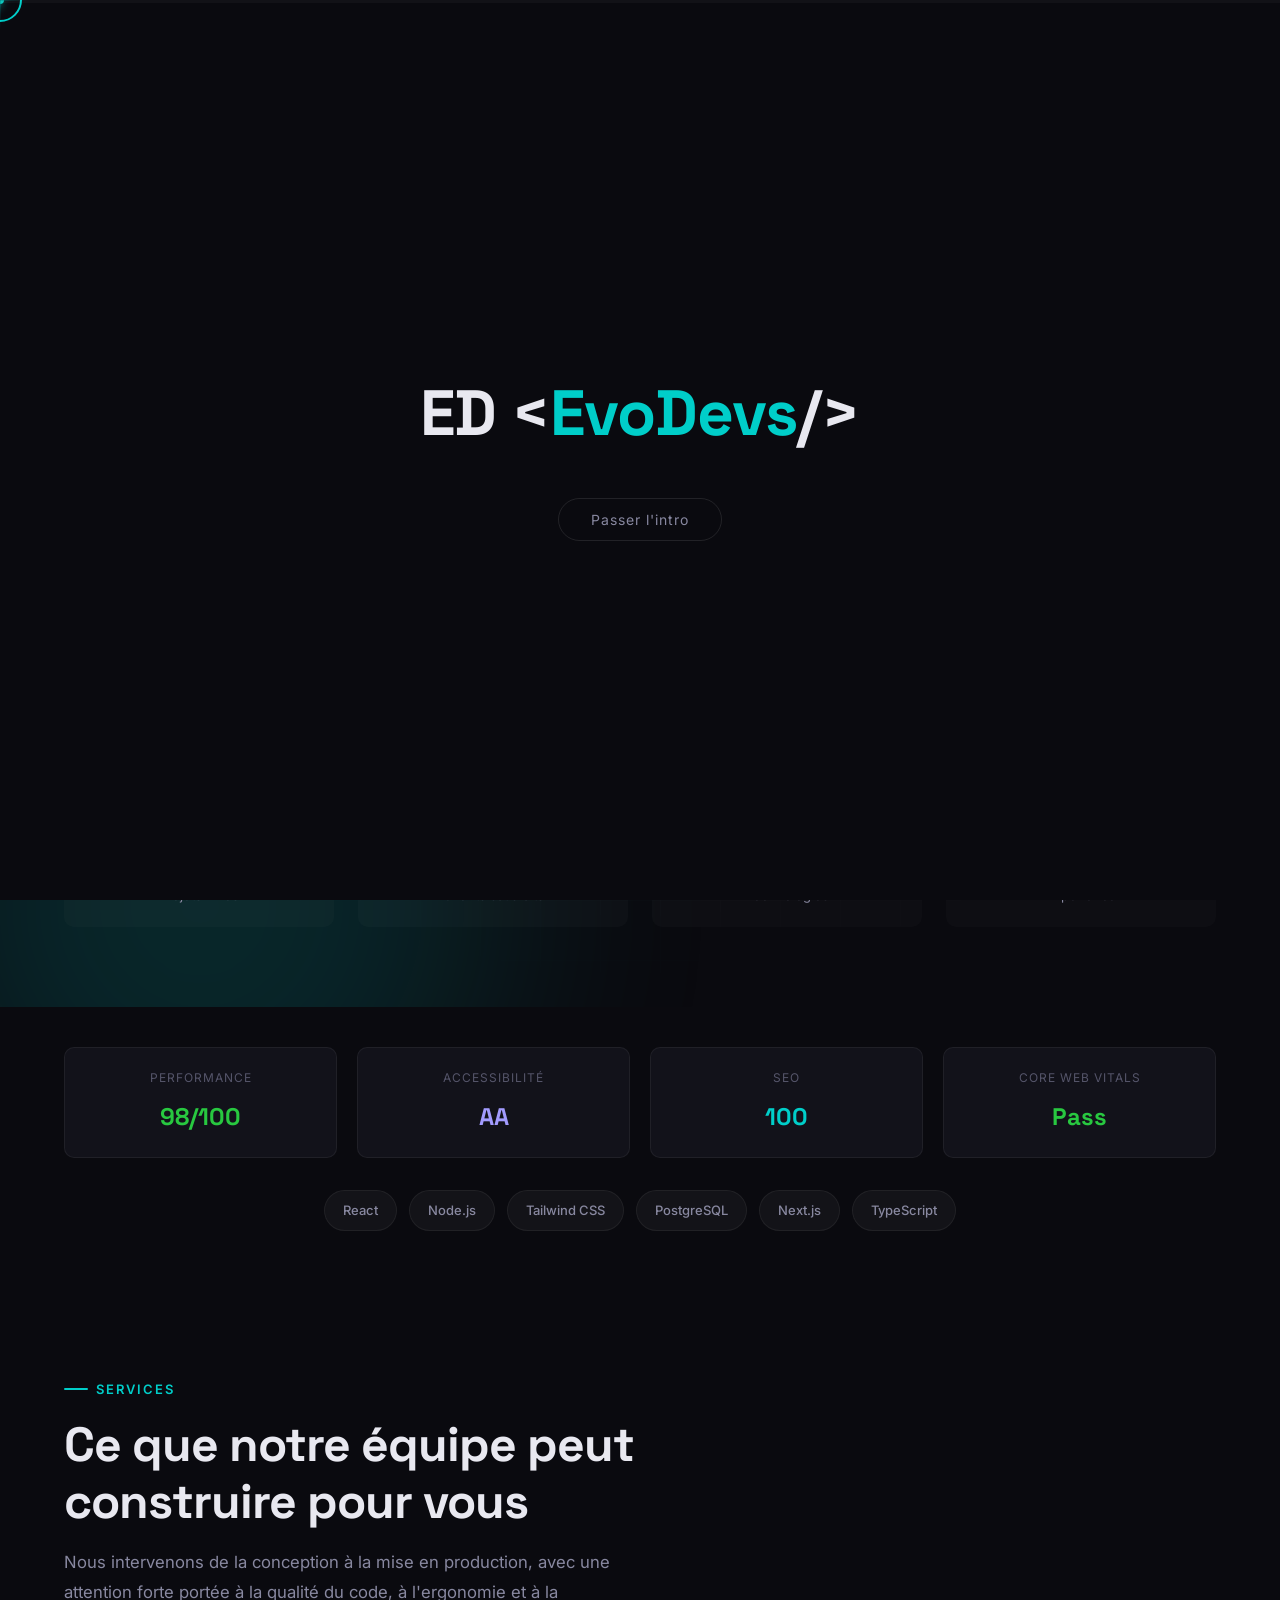
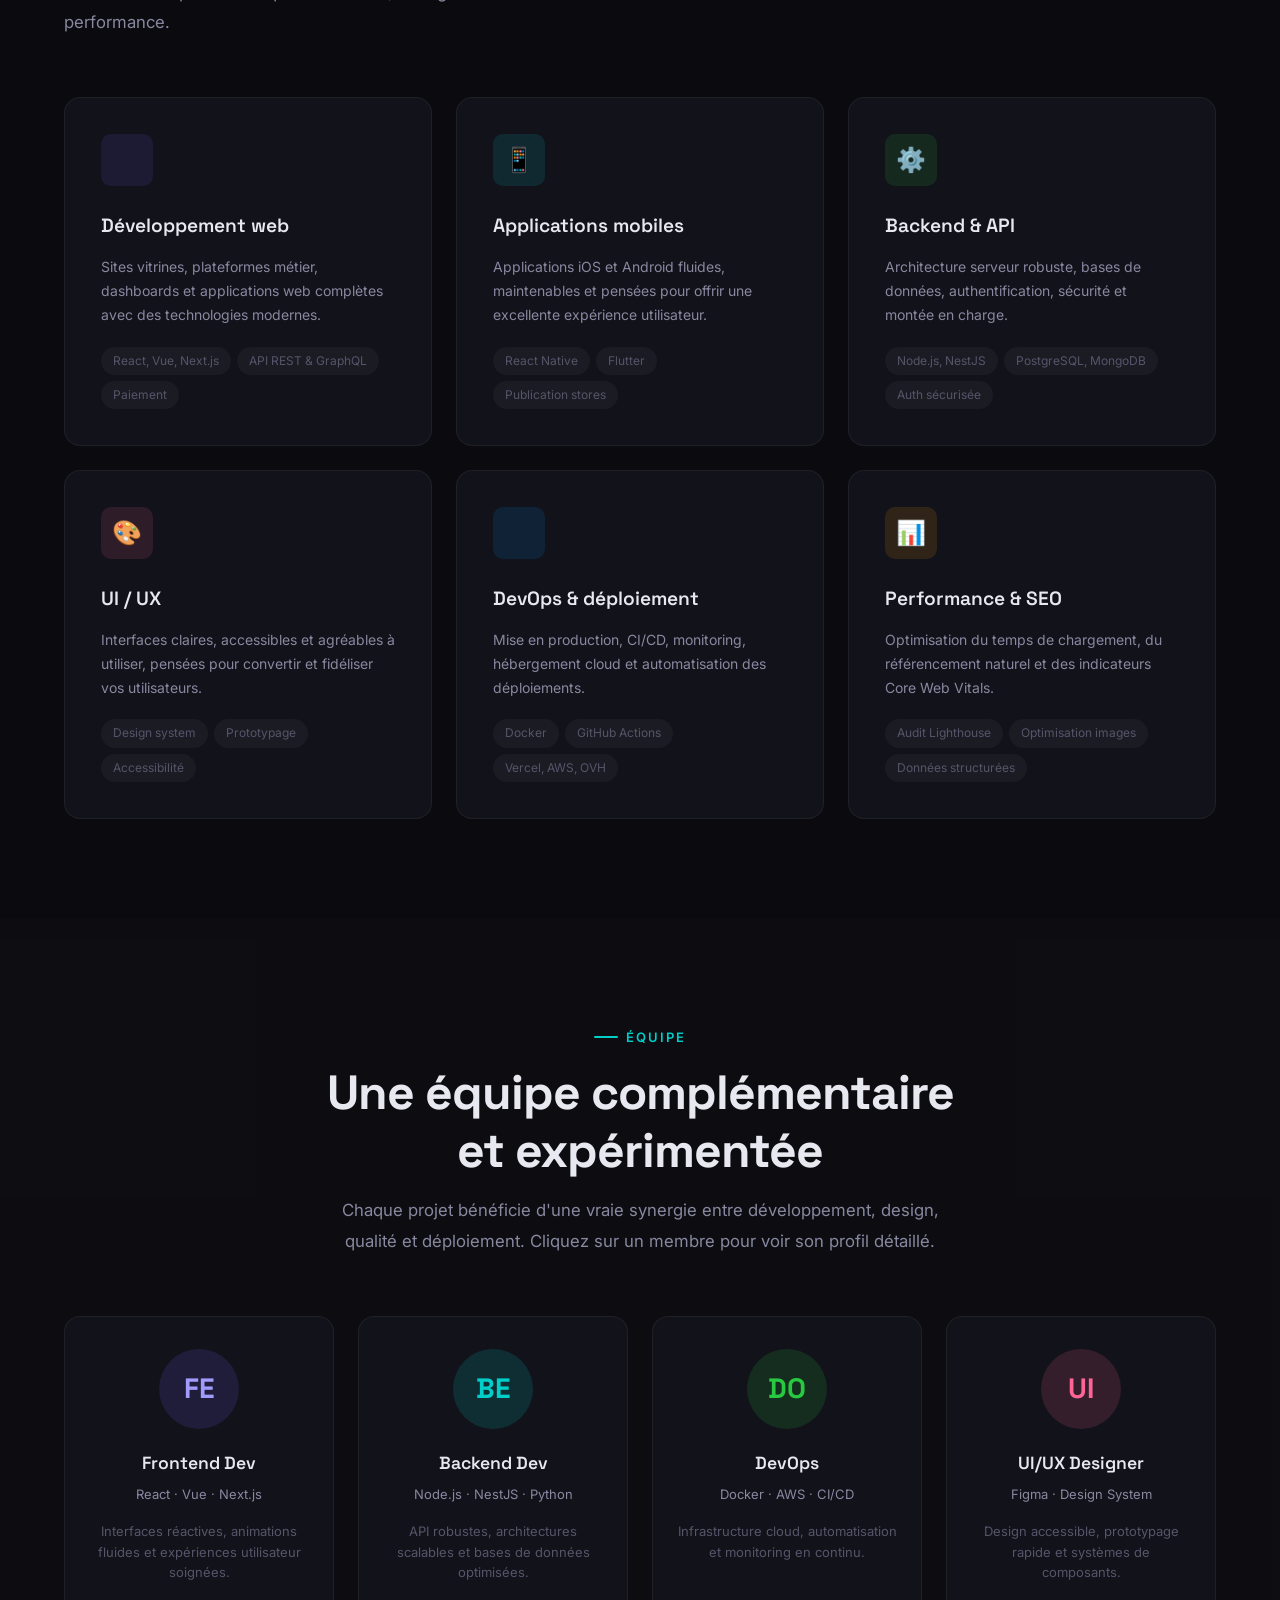
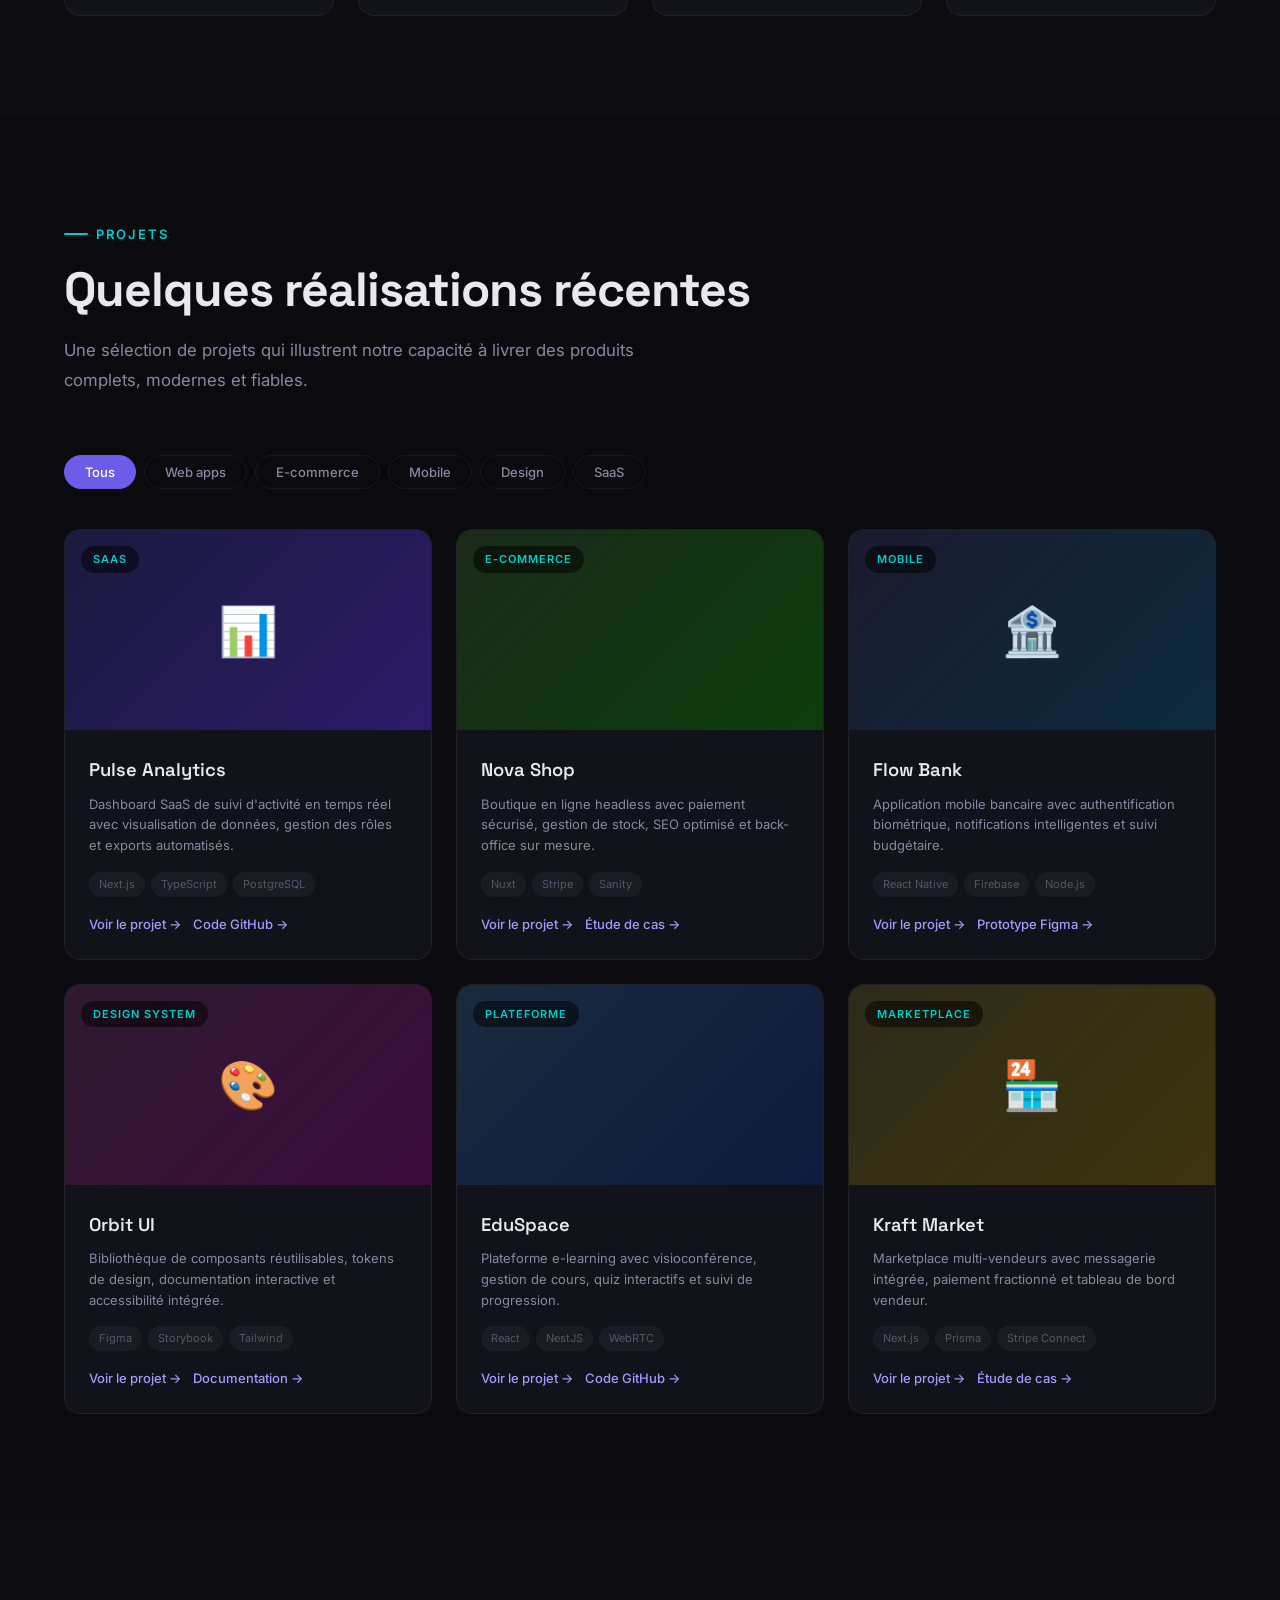
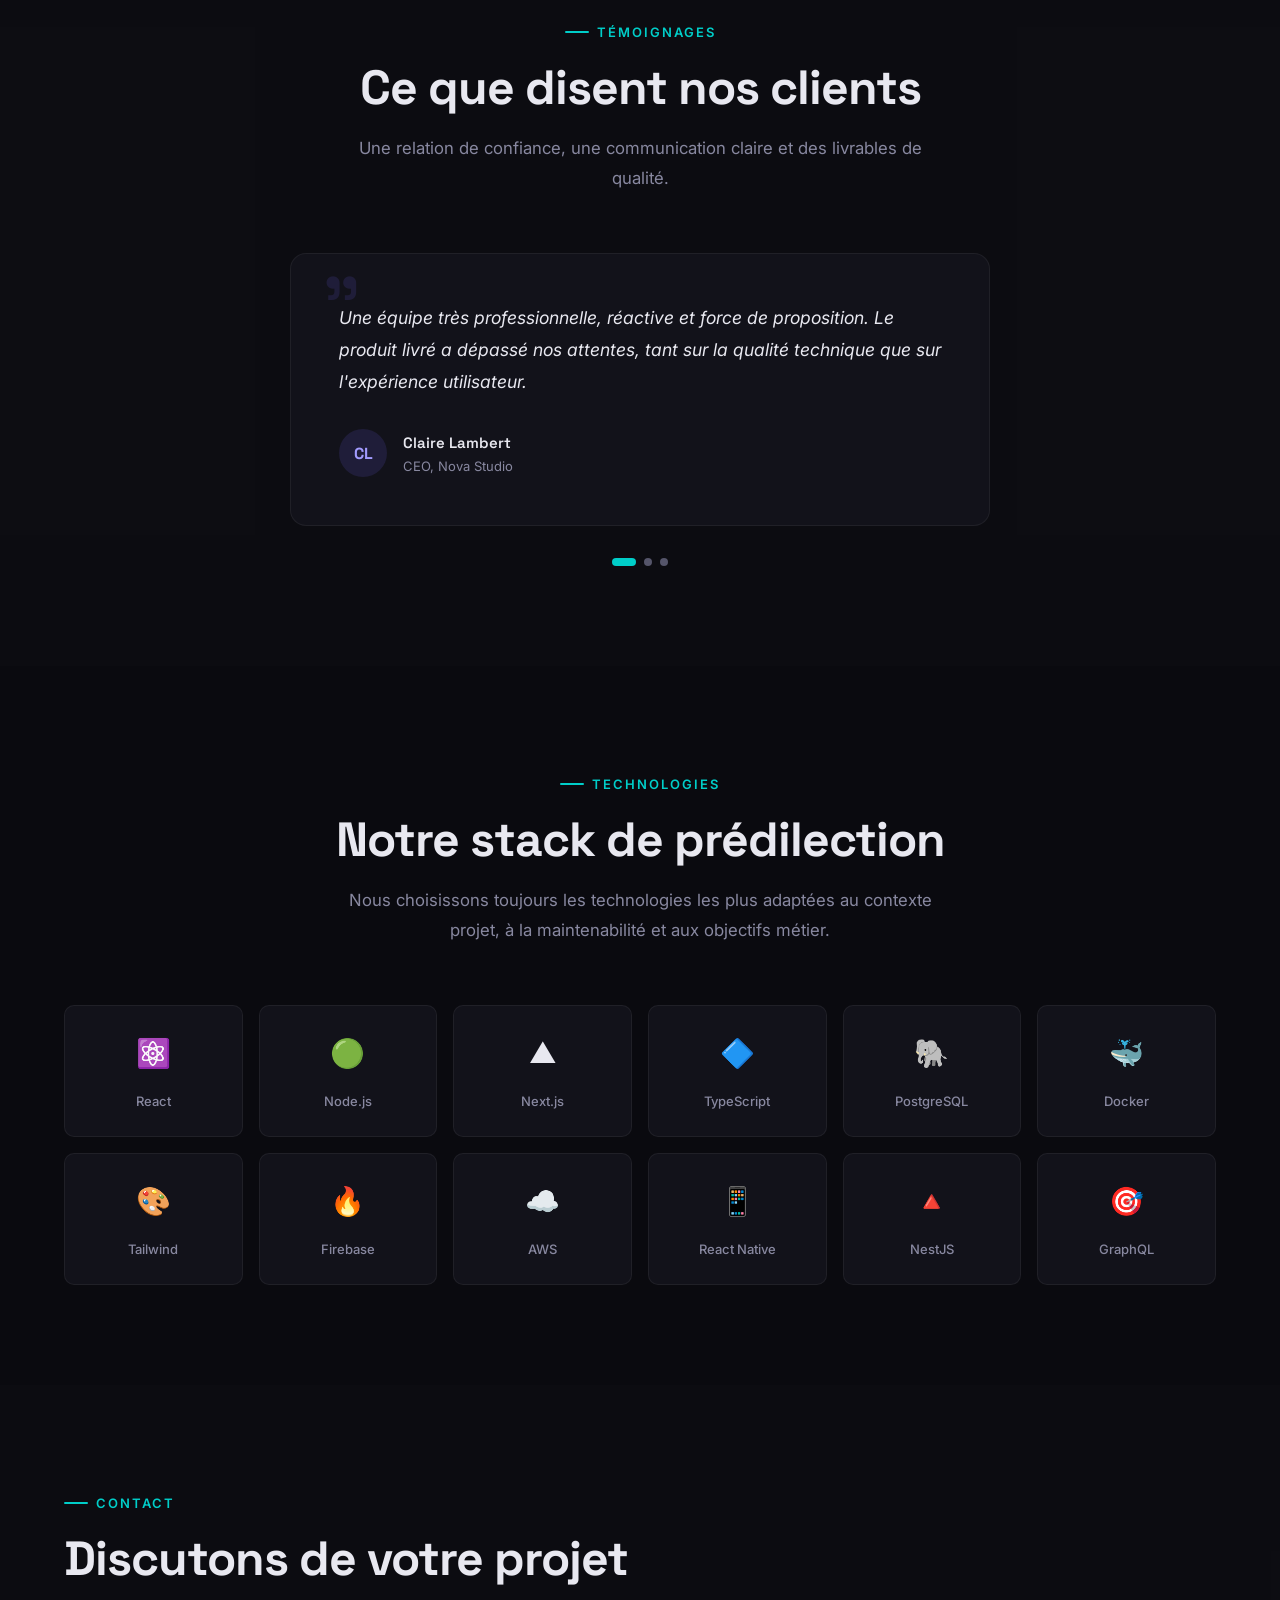
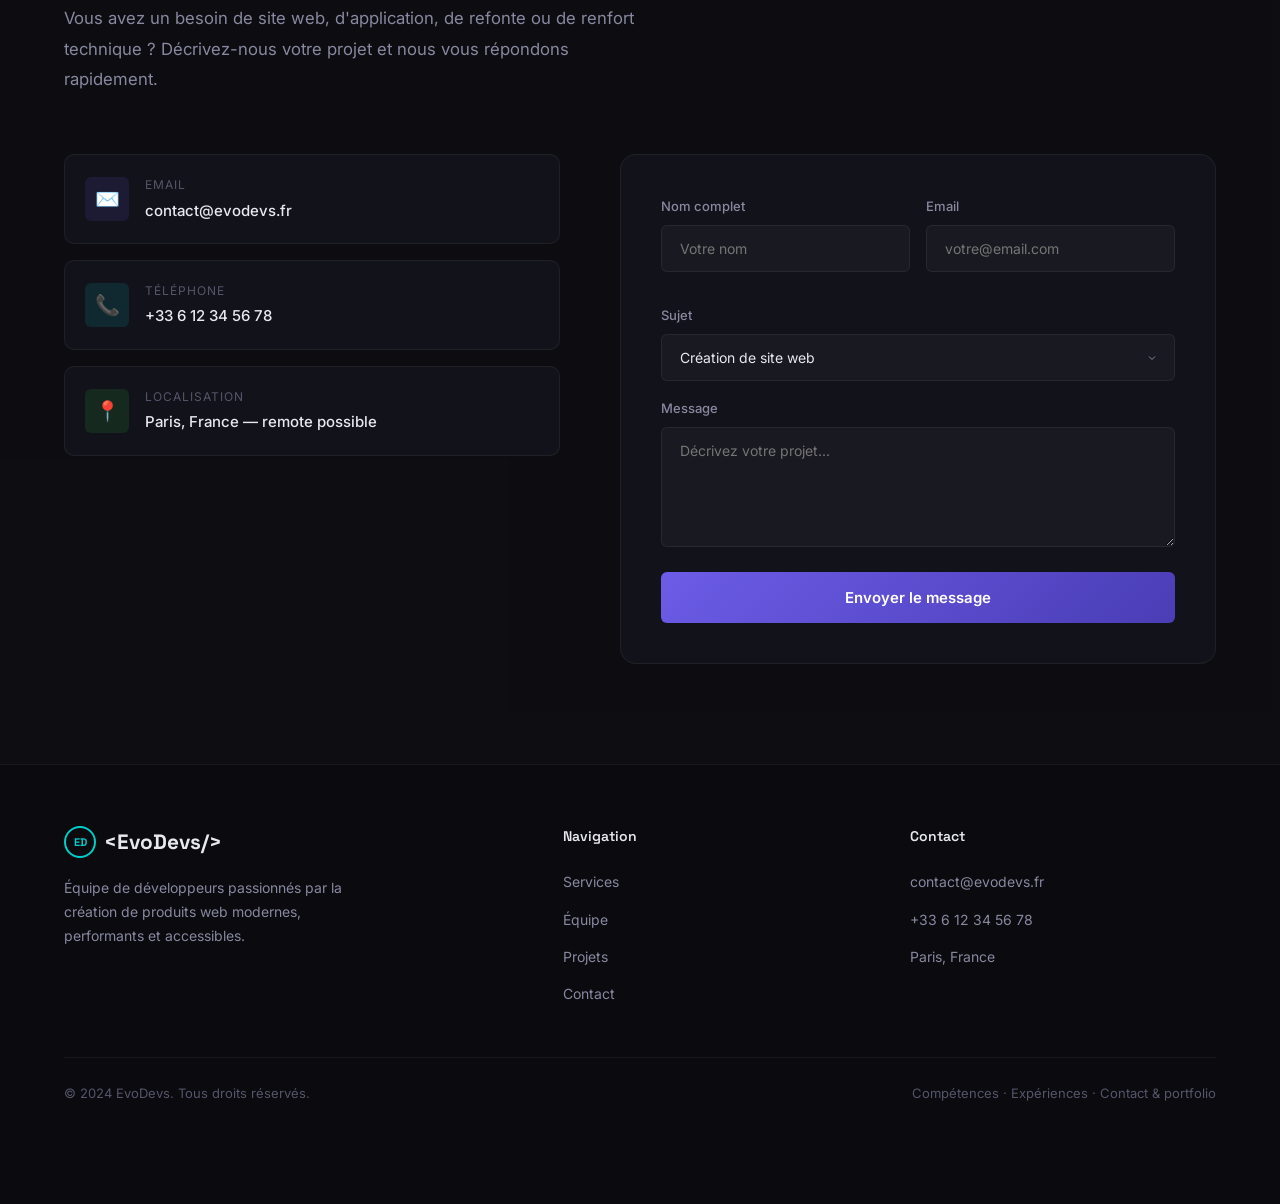
<file: test/index6.html>
<!DOCTYPE html>
<html lang="fr">
<head>
    <meta charset="UTF-8">
    <meta name="viewport" content="width=device-width, initial-scale=1.0">
    <title>EvoDevs — Portfolio d'équipe de développeurs</title>
    <link href="https://fonts.googleapis.com/css2?family=Space+Grotesk:wght@300;400;500;600;700&family=Inter:wght@300;400;500;600;700&display=swap" rel="stylesheet">
    <style>
        /* ========== RESET & BASE ========== */
        *, *::before, *::after {
            margin: 0;
            padding: 0;
            box-sizing: border-box;
        }

        :root {
            --primary: #6c5ce7;
            --primary-light: #a29bfe;
            --primary-dark: #4a3db5;
            --accent: #00cec9;
            --accent-glow: rgba(0, 206, 201, 0.3);
            --dark: #0a0a0f;
            --dark-card: #12121a;
            --dark-card-hover: #1a1a2e;
            --text: #e8e8f0;
            --text-muted: #8888a0;
            --text-dim: #55556a;
            --border: rgba(255,255,255,0.06);
            --border-light: rgba(255,255,255,0.1);
            --glass: rgba(18, 18, 26, 0.7);
            --glass-border: rgba(255,255,255,0.08);
            --radius: 16px;
            --radius-sm: 10px;
            --radius-xs: 6px;
            --transition: 0.4s cubic-bezier(0.25, 0.46, 0.45, 0.94);
            --transition-fast: 0.25s cubic-bezier(0.25, 0.46, 0.45, 0.94);
            --transition-slow: 0.6s cubic-bezier(0.25, 0.46, 0.45, 0.94);
            --font-main: 'Space Grotesk', 'Inter', sans-serif;
            --font-body: 'Inter', 'Space Grotesk', sans-serif;
        }

        html {
            scroll-behavior: smooth;
            scrollbar-width: thin;
            scrollbar-color: var(--primary) var(--dark);
        }

        html::-webkit-scrollbar { width: 6px; }
        html::-webkit-scrollbar-track { background: var(--dark); }
        html::-webkit-scrollbar-thumb { background: var(--primary); border-radius: 3px; }

        body {
            font-family: var(--font-body);
            background: var(--dark);
            color: var(--text);
            line-height: 1.7;
            overflow-x: hidden;
            cursor: none;
        }

        a { text-decoration: none; color: inherit; cursor: none; }
        button { cursor: none; font-family: var(--font-body); }
        img { max-width: 100%; display: block; }

        .container {
            max-width: 1200px;
            margin: 0 auto;
            padding: 0 24px;
        }

        /* ========== CUSTOM CURSOR ========== */
        .cursor-dot {
            position: fixed;
            top: 0; left: 0;
            width: 8px; height: 8px;
            background: var(--accent);
            border-radius: 50%;
            pointer-events: none;
            z-index: 100000;
            transform: translate(-50%, -50%);
            transition: width 0.2s, height 0.2s, background 0.2s;
            mix-blend-mode: difference;
        }

        .cursor-ring {
            position: fixed;
            top: 0; left: 0;
            width: 44px; height: 44px;
            border: 2px solid var(--accent);
            border-radius: 50%;
            pointer-events: none;
            z-index: 99999;
            transform: translate(-50%, -50%);
            transition: width 0.3s, height 0.3s, border-color 0.3s, opacity 0.3s;
        }

        .cursor-ring::before,
        .cursor-ring::after {
            content: '';
            position: absolute;
            background: var(--accent);
            transition: opacity 0.2s;
        }

        .cursor-ring::before {
            width: 1px; height: 10px;
            top: -14px; left: 50%;
            transform: translateX(-50%);
        }

        .cursor-ring::after {
            width: 10px; height: 1px;
            left: -14px; top: 50%;
            transform: translateY(-50%);
        }

        .cursor-crosshair-h,
        .cursor-crosshair-v {
            position: fixed;
            pointer-events: none;
            z-index: 99998;
            transition: opacity 0.3s;
        }

        .cursor-crosshair-h {
            width: 60px; height: 1px;
            background: linear-gradient(90deg, transparent, var(--accent), transparent);
            transform: translate(-50%, -50%);
            opacity: 0.4;
        }

        .cursor-crosshair-v {
            width: 1px; height: 60px;
            background: linear-gradient(180deg, transparent, var(--accent), transparent);
            transform: translate(-50%, -50%);
            opacity: 0.4;
        }

        .cursor-dot.hover {
            width: 16px; height: 16px;
            background: var(--primary-light);
        }

        .cursor-ring.hover {
            width: 60px; height: 60px;
            border-color: var(--primary-light);
            border-width: 1.5px;
        }

        .cursor-ring.hover::before,
        .cursor-ring.hover::after {
            opacity: 0;
        }

        .cursor-dot.click {
            width: 4px; height: 4px;
        }

        .cursor-ring.click {
            width: 50px; height: 50px;
            border-color: var(--accent);
        }

        /* ========== SCROLL PROGRESS BAR ========== */
        .scroll-progress-container {
            position: fixed;
            top: 0; left: 0;
            width: 100%;
            height: 3px;
            z-index: 100001;
            background: rgba(255,255,255,0.03);
        }

        .scroll-progress-bar {
            height: 100%;
            width: 0%;
            background: linear-gradient(90deg, var(--primary), var(--accent), var(--primary-light));
            border-radius: 0 2px 2px 0;
            transition: width 0.1s linear;
            position: relative;
            box-shadow: 0 0 12px var(--accent-glow), 0 0 4px var(--primary);
        }

        .scroll-progress-bar::after {
            content: '';
            position: absolute;
            right: 0; top: -3px;
            width: 9px; height: 9px;
            background: var(--accent);
            border-radius: 50%;
            box-shadow: 0 0 10px var(--accent), 0 0 20px var(--accent-glow);
        }

        .scroll-percent {
            position: fixed;
            top: 12px; right: 24px;
            font-family: var(--font-main);
            font-size: 11px;
            font-weight: 600;
            color: var(--accent);
            z-index: 100002;
            opacity: 0;
            transition: opacity 0.3s;
            letter-spacing: 1px;
        }

        .scroll-percent.visible { opacity: 1; }

        /* ========== INTRO OVERLAY ========== */
        .intro-overlay {
            position: fixed;
            inset: 0;
            background: var(--dark);
            z-index: 99990;
            display: flex;
            align-items: center;
            justify-content: center;
            flex-direction: column;
            transition: opacity 0.8s ease, visibility 0.8s ease;
        }

        .intro-overlay.hidden {
            opacity: 0;
            visibility: hidden;
            pointer-events: none;
        }

        .intro-logo {
            font-family: var(--font-main);
            font-size: clamp(2rem, 5vw, 4rem);
            font-weight: 700;
            letter-spacing: -1px;
            margin-bottom: 30px;
            opacity: 0;
            animation: introFadeUp 1s 0.3s forwards;
        }

        .intro-logo span { color: var(--accent); }

        .intro-skip {
            padding: 12px 32px;
            border: 1px solid var(--border-light);
            border-radius: 50px;
            background: transparent;
            color: var(--text-muted);
            font-size: 14px;
            letter-spacing: 1px;
            opacity: 0;
            animation: introFadeUp 1s 0.8s forwards;
            transition: var(--transition-fast);
        }

        .intro-skip:hover {
            border-color: var(--accent);
            color: var(--accent);
            box-shadow: 0 0 20px var(--accent-glow);
        }

        @keyframes introFadeUp {
            from { opacity: 0; transform: translateY(30px); }
            to { opacity: 1; transform: translateY(0); }
        }

        /* ========== NAVBAR ========== */
        .navbar {
            position: fixed;
            top: 0; left: 0;
            width: 100%;
            z-index: 9999;
            padding: 0 24px;
            transition: var(--transition);
        }

        .navbar.scrolled {
            background: var(--glass);
            backdrop-filter: blur(20px) saturate(1.5);
            -webkit-backdrop-filter: blur(20px) saturate(1.5);
            border-bottom: 1px solid var(--glass-border);
        }

        .navbar-inner {
            max-width: 1200px;
            margin: 0 auto;
            display: flex;
            align-items: center;
            justify-content: space-between;
            height: 72px;
        }

        .nav-logo {
            font-family: var(--font-main);
            font-size: 1.4rem;
            font-weight: 700;
            display: flex;
            align-items: center;
            gap: 2px;
            position: relative;
        }

        .nav-logo .logo-circle {
            width: 38px; height: 38px;
            border: 2px solid var(--accent);
            border-radius: 50%;
            display: flex;
            align-items: center;
            justify-content: center;
            font-size: 0.75rem;
            font-weight: 700;
            color: var(--accent);
            margin-right: 8px;
            position: relative;
            animation: logoPulse 3s ease-in-out infinite;
        }

        .nav-logo .logo-circle::before {
            content: '';
            position: absolute;
            inset: -4px;
            border: 1px solid rgba(0, 206, 201, 0.2);
            border-radius: 50%;
            animation: logoRing 3s ease-in-out infinite;
        }

        @keyframes logoPulse {
            0%, 100% { box-shadow: 0 0 0 0 var(--accent-glow); }
            50% { box-shadow: 0 0 0 8px transparent; }
        }

        @keyframes logoRing {
            0%, 100% { transform: scale(1); opacity: 0.5; }
            50% { transform: scale(1.15); opacity: 0; }
        }

        .nav-logo .ed { color: var(--text); }
        .nav-logo .bracket { color: var(--text-dim); }
        .nav-logo .evo { color: var(--primary-light); }
        .nav-logo .devs { color: var(--accent); }
        .nav-logo .slash { color: var(--text-dim); }

        .nav-links {
            display: flex;
            align-items: center;
            gap: 8px;
            list-style: none;
        }

        .nav-links a {
            padding: 8px 16px;
            font-size: 14px;
            font-weight: 500;
            color: var(--text-muted);
            border-radius: var(--radius-xs);
            transition: var(--transition-fast);
            position: relative;
        }

        .nav-links a:hover,
        .nav-links a.active {
            color: var(--text);
            background: rgba(255,255,255,0.04);
        }

        .nav-links a::after {
            content: '';
            position: absolute;
            bottom: 2px; left: 50%;
            width: 0; height: 2px;
            background: var(--accent);
            border-radius: 1px;
            transition: var(--transition-fast);
            transform: translateX(-50%);
        }

        .nav-links a:hover::after,
        .nav-links a.active::after {
            width: 20px;
        }

        .nav-cta {
            padding: 10px 24px !important;
            background: var(--primary) !important;
            color: #fff !important;
            border-radius: 50px !important;
            font-weight: 600 !important;
            font-size: 13px !important;
            transition: var(--transition-fast) !important;
            box-shadow: 0 4px 15px rgba(108, 92, 231, 0.3);
        }

        .nav-cta:hover {
            background: var(--primary-dark) !important;
            transform: translateY(-2px);
            box-shadow: 0 6px 25px rgba(108, 92, 231, 0.5) !important;
        }

        .nav-cta::after { display: none !important; }

        .nav-burger {
            display: none;
            flex-direction: column;
            gap: 5px;
            background: none;
            border: none;
            padding: 8px;
        }

        .nav-burger span {
            width: 24px; height: 2px;
            background: var(--text);
            border-radius: 2px;
            transition: var(--transition-fast);
        }

        .nav-burger.open span:nth-child(1) { transform: rotate(45deg) translate(5px, 5px); }
        .nav-burger.open span:nth-child(2) { opacity: 0; }
        .nav-burger.open span:nth-child(3) { transform: rotate(-45deg) translate(5px, -5px); }

        /* ========== MOBILE BOTTOM NAV ========== */
        .mobile-nav {
            display: none;
            position: fixed;
            bottom: 0; left: 0;
            width: 100%;
            z-index: 9999;
            background: var(--glass);
            backdrop-filter: blur(24px) saturate(1.8);
            -webkit-backdrop-filter: blur(24px) saturate(1.8);
            border-top: 1px solid var(--glass-border);
            padding: 0 8px;
            padding-bottom: env(safe-area-inset-bottom, 0);
        }

        .mobile-nav-inner {
            display: flex;
            align-items: center;
            justify-content: space-around;
            height: 64px;
            max-width: 500px;
            margin: 0 auto;
        }

        .mobile-nav-item {
            display: flex;
            flex-direction: column;
            align-items: center;
            gap: 3px;
            padding: 6px 12px;
            border-radius: var(--radius-sm);
            transition: var(--transition-fast);
            position: relative;
        }

        .mobile-nav-item svg {
            width: 22px; height: 22px;
            stroke: var(--text-dim);
            fill: none;
            stroke-width: 1.8;
            stroke-linecap: round;
            stroke-linejoin: round;
            transition: var(--transition-fast);
        }

        .mobile-nav-item span {
            font-size: 10px;
            font-weight: 500;
            color: var(--text-dim);
            transition: var(--transition-fast);
        }

        .mobile-nav-item.active svg {
            stroke: var(--accent);
        }

        .mobile-nav-item.active span {
            color: var(--accent);
        }

        .mobile-nav-item.active::before {
            content: '';
            position: absolute;
            top: -1px;
            width: 24px; height: 3px;
            background: var(--accent);
            border-radius: 0 0 3px 3px;
            box-shadow: 0 2px 8px var(--accent-glow);
        }

        .mobile-nav-item:active {
            transform: scale(0.9);
        }

        .mobile-nav-fab {
            width: 48px; height: 48px;
            background: linear-gradient(135deg, var(--primary), var(--accent));
            border-radius: 50%;
            display: flex;
            align-items: center;
            justify-content: center;
            margin-top: -24px;
            box-shadow: 0 4px 20px rgba(108, 92, 231, 0.4), 0 0 0 4px var(--dark);
            transition: var(--transition-fast);
        }

        .mobile-nav-fab svg {
            width: 22px; height: 22px;
            stroke: #fff;
            fill: none;
            stroke-width: 2;
        }

        .mobile-nav-fab:active {
            transform: scale(0.9);
        }

        /* ========== HERO ========== */
        .hero {
            min-height: 100vh;
            display: flex;
            align-items: center;
            padding: 120px 0 80px;
            position: relative;
            overflow: hidden;
        }

        .hero-bg-grid {
            position: absolute;
            inset: 0;
            background-image:
                linear-gradient(rgba(255,255,255,0.02) 1px, transparent 1px),
                linear-gradient(90deg, rgba(255,255,255,0.02) 1px, transparent 1px);
            background-size: 60px 60px;
            mask-image: radial-gradient(ellipse at center, black 30%, transparent 70%);
            -webkit-mask-image: radial-gradient(ellipse at center, black 30%, transparent 70%);
        }

        .hero-glow {
            position: absolute;
            width: 600px; height: 600px;
            border-radius: 50%;
            filter: blur(120px);
            opacity: 0.15;
            pointer-events: none;
        }

        .hero-glow-1 {
            top: -200px; right: -100px;
            background: var(--primary);
        }

        .hero-glow-2 {
            bottom: -200px; left: -100px;
            background: var(--accent);
        }

        .hero-content {
            position: relative;
            z-index: 2;
            display: grid;
            grid-template-columns: 1fr 1fr;
            gap: 60px;
            align-items: center;
        }

        .hero-badge {
            display: inline-flex;
            align-items: center;
            gap: 8px;
            padding: 6px 16px 6px 8px;
            background: rgba(0, 206, 201, 0.08);
            border: 1px solid rgba(0, 206, 201, 0.15);
            border-radius: 50px;
            font-size: 13px;
            color: var(--accent);
            margin-bottom: 24px;
            font-weight: 500;
        }

        .hero-badge .dot {
            width: 8px; height: 8px;
            background: var(--accent);
            border-radius: 50%;
            animation: dotPulse 2s ease-in-out infinite;
        }

        @keyframes dotPulse {
            0%, 100% { opacity: 1; box-shadow: 0 0 0 0 var(--accent-glow); }
            50% { opacity: 0.7; box-shadow: 0 0 0 6px transparent; }
        }

        .hero h1 {
            font-family: var(--font-main);
            font-size: clamp(2.5rem, 5vw, 4rem);
            font-weight: 700;
            line-height: 1.1;
            letter-spacing: -2px;
            margin-bottom: 24px;
        }

        .hero h1 .gradient-text {
            background: linear-gradient(135deg, var(--primary-light), var(--accent));
            -webkit-background-clip: text;
            -webkit-text-fill-color: transparent;
            background-clip: text;
        }

        .hero-desc {
            font-size: 1.1rem;
            color: var(--text-muted);
            line-height: 1.8;
            margin-bottom: 36px;
            max-width: 520px;
        }

        .hero-buttons {
            display: flex;
            gap: 16px;
            flex-wrap: wrap;
        }

        .btn {
            padding: 14px 32px;
            border-radius: 50px;
            font-size: 15px;
            font-weight: 600;
            transition: var(--transition-fast);
            display: inline-flex;
            align-items: center;
            gap: 8px;
            border: none;
            position: relative;
            overflow: hidden;
        }

        .btn-primary {
            background: linear-gradient(135deg, var(--primary), var(--primary-dark));
            color: #fff;
            box-shadow: 0 4px 20px rgba(108, 92, 231, 0.3);
        }

        .btn-primary:hover {
            transform: translateY(-3px);
            box-shadow: 0 8px 30px rgba(108, 92, 231, 0.5);
        }

        .btn-primary::before {
            content: '';
            position: absolute;
            inset: 0;
            background: linear-gradient(135deg, transparent, rgba(255,255,255,0.1), transparent);
            transform: translateX(-100%);
            transition: 0.6s;
        }

        .btn-primary:hover::before {
            transform: translateX(100%);
        }

        .btn-outline {
            background: transparent;
            color: var(--text);
            border: 1px solid var(--border-light);
        }

        .btn-outline:hover {
            border-color: var(--accent);
            color: var(--accent);
            transform: translateY(-3px);
            box-shadow: 0 4px 20px var(--accent-glow);
        }

        /* Hero Visual - Code Block */
        .hero-visual {
            perspective: 1000px;
        }

        .hero-code-card {
            background: var(--dark-card);
            border: 1px solid var(--border);
            border-radius: var(--radius);
            padding: 32px;
            transform: rotateY(-5deg) rotateX(3deg);
            transition: transform 0.6s ease;
            box-shadow: 0 20px 60px rgba(0,0,0,0.3);
            position: relative;
            overflow: hidden;
        }

        .hero-code-card::before {
            content: '';
            position: absolute;
            top: 0; left: 0; right: 0;
            height: 1px;
            background: linear-gradient(90deg, transparent, var(--accent), transparent);
            opacity: 0.5;
        }

        .hero-code-card:hover {
            transform: rotateY(0deg) rotateX(0deg);
        }

        .code-header {
            display: flex;
            align-items: center;
            gap: 8px;
            margin-bottom: 20px;
        }

        .code-dot {
            width: 12px; height: 12px;
            border-radius: 50%;
        }

        .code-dot.red { background: #ff5f57; }
        .code-dot.yellow { background: #ffbd2e; }
        .code-dot.green { background: #28c840; }

        .code-title {
            margin-left: 12px;
            font-size: 13px;
            color: var(--text-dim);
            font-family: var(--font-main);
        }

        .code-block {
            font-family: 'SF Mono', 'Fira Code', monospace;
            font-size: 14px;
            line-height: 2;
        }

        .code-block .keyword { color: var(--primary-light); }
        .code-block .variable { color: var(--accent); }
        .code-block .string { color: #a8e6a3; }
        .code-block .function { color: #ffd93d; }
        .code-block .bracket { color: var(--text-dim); }
        .code-block .comment { color: var(--text-dim); font-style: italic; }

        /* Stats */
        .hero-stats {
            display: grid;
            grid-template-columns: repeat(4, 1fr);
            gap: 24px;
            margin-top: 60px;
            padding-top: 40px;
            border-top: 1px solid var(--border);
        }

        .stat-item {
            text-align: center;
            padding: 20px;
            border-radius: var(--radius-sm);
            transition: var(--transition);
            background: rgba(255,255,255,0.02);
            border: 1px solid transparent;
        }

        .stat-item:hover {
            background: rgba(255,255,255,0.04);
            border-color: var(--border-light);
            transform: translateY(-4px);
        }

        .stat-number {
            font-family: var(--font-main);
            font-size: 2rem;
            font-weight: 700;
            color: var(--text);
            display: block;
        }

        .stat-number .accent { color: var(--accent); }

        .stat-label {
            font-size: 13px;
            color: var(--text-muted);
            margin-top: 4px;
        }

        /* ========== PERFORMANCE BAR ========== */
        .perf-bar-section {
            padding: 40px 0;
        }

        .perf-bar-grid {
            display: grid;
            grid-template-columns: repeat(4, 1fr);
            gap: 20px;
        }

        .perf-item {
            background: var(--dark-card);
            border: 1px solid var(--border);
            border-radius: var(--radius-sm);
            padding: 20px;
            text-align: center;
            transition: var(--transition);
        }

        .perf-item:hover {
            border-color: var(--accent);
            transform: translateY(-4px);
            box-shadow: 0 8px 30px rgba(0,0,0,0.2);
        }

        .perf-label {
            font-size: 12px;
            color: var(--text-dim);
            text-transform: uppercase;
            letter-spacing: 1px;
            margin-bottom: 8px;
        }

        .perf-value {
            font-family: var(--font-main);
            font-size: 1.5rem;
            font-weight: 700;
        }

        .perf-value.green { color: #28c840; }
        .perf-value.blue { color: var(--primary-light); }
        .perf-value.cyan { color: var(--accent); }

        /* ========== TECH STACK ========== */
        .tech-stack {
            display: flex;
            gap: 12px;
            flex-wrap: wrap;
            margin-top: 24px;
        }

        .tech-tag {
            padding: 8px 18px;
            background: rgba(255,255,255,0.04);
            border: 1px solid var(--border);
            border-radius: 50px;
            font-size: 13px;
            font-weight: 500;
            color: var(--text-muted);
            transition: var(--transition-fast);
        }

        .tech-tag:hover {
            border-color: var(--primary-light);
            color: var(--primary-light);
            background: rgba(108, 92, 231, 0.08);
            transform: translateY(-2px);
        }

        /* ========== SECTIONS COMMON ========== */
        section {
            padding: 100px 0;
            position: relative;
        }

        .section-label {
            display: inline-flex;
            align-items: center;
            gap: 8px;
            font-size: 13px;
            font-weight: 600;
            color: var(--accent);
            text-transform: uppercase;
            letter-spacing: 2px;
            margin-bottom: 16px;
        }

        .section-label::before {
            content: '';
            width: 24px; height: 2px;
            background: var(--accent);
            border-radius: 1px;
        }

        .section-title {
            font-family: var(--font-main);
            font-size: clamp(2rem, 4vw, 3rem);
            font-weight: 700;
            letter-spacing: -1px;
            margin-bottom: 16px;
            line-height: 1.2;
        }

        .section-subtitle {
            font-size: 1.05rem;
            color: var(--text-muted);
            max-width: 600px;
            line-height: 1.8;
        }

        .section-header {
            margin-bottom: 60px;
        }

        .section-header.center {
            text-align: center;
        }

        .section-header.center .section-subtitle {
            margin: 0 auto;
        }

        /* ========== SERVICES ========== */
        .services-grid {
            display: grid;
            grid-template-columns: repeat(3, 1fr);
            gap: 24px;
        }

        .service-card {
            background: var(--dark-card);
            border: 1px solid var(--border);
            border-radius: var(--radius);
            padding: 36px;
            transition: var(--transition);
            position: relative;
            overflow: hidden;
            perspective: 800px;
        }

        .service-card::before {
            content: '';
            position: absolute;
            top: 0; left: 0; right: 0;
            height: 2px;
            background: linear-gradient(90deg, var(--primary), var(--accent));
            opacity: 0;
            transition: var(--transition);
        }

        .service-card:hover {
            border-color: var(--border-light);
            transform: translateY(-8px);
            box-shadow: 0 20px 60px rgba(0,0,0,0.3);
        }

        .service-card:hover::before {
            opacity: 1;
        }

        .service-icon {
            width: 52px; height: 52px;
            border-radius: var(--radius-sm);
            display: flex;
            align-items: center;
            justify-content: center;
            margin-bottom: 24px;
            font-size: 24px;
            transition: var(--transition);
        }

        .service-card:hover .service-icon {
            transform: scale(1.1) rotateY(10deg);
        }

        .service-icon.purple { background: rgba(108, 92, 231, 0.12); color: var(--primary-light); }
        .service-icon.cyan { background: rgba(0, 206, 201, 0.12); color: var(--accent); }
        .service-icon.green { background: rgba(40, 200, 64, 0.12); color: #28c840; }
        .service-icon.orange { background: rgba(255, 165, 0, 0.12); color: #ffa500; }
        .service-icon.blue { background: rgba(0, 150, 255, 0.12); color: #0096ff; }
        .service-icon.pink { background: rgba(255, 100, 150, 0.12); color: #ff6496; }

        .service-card h3 {
            font-family: var(--font-main);
            font-size: 1.2rem;
            font-weight: 600;
            margin-bottom: 12px;
        }

        .service-card p {
            font-size: 14px;
            color: var(--text-muted);
            line-height: 1.7;
            margin-bottom: 20px;
        }

        .service-tags {
            display: flex;
            flex-wrap: wrap;
            gap: 6px;
        }

        .service-tags span {
            padding: 4px 12px;
            background: rgba(255,255,255,0.04);
            border-radius: 50px;
            font-size: 12px;
            color: var(--text-dim);
        }

        /* ========== TEAM ========== */
        .team-grid {
            display: grid;
            grid-template-columns: repeat(4, 1fr);
            gap: 24px;
        }

        .team-card {
            background: var(--dark-card);
            border: 1px solid var(--border);
            border-radius: var(--radius);
            padding: 32px 24px;
            text-align: center;
            transition: var(--transition);
            position: relative;
            overflow: hidden;
        }

        .team-card:hover {
            transform: translateY(-8px) scale(1.02);
            border-color: var(--border-light);
            box-shadow: 0 20px 60px rgba(0,0,0,0.3);
        }

        .team-avatar {
            width: 80px; height: 80px;
            border-radius: 50%;
            margin: 0 auto 20px;
            display: flex;
            align-items: center;
            justify-content: center;
            font-size: 28px;
            font-weight: 700;
            font-family: var(--font-main);
            position: relative;
        }

        .team-avatar::after {
            content: '';
            position: absolute;
            inset: -3px;
            border-radius: 50%;
            border: 2px solid transparent;
            transition: var(--transition);
        }

        .team-card:hover .team-avatar::after {
            border-color: var(--accent);
        }

        .team-avatar.fe { background: rgba(108, 92, 231, 0.15); color: var(--primary-light); }
        .team-avatar.be { background: rgba(0, 206, 201, 0.15); color: var(--accent); }
        .team-avatar.do { background: rgba(40, 200, 64, 0.15); color: #28c840; }
        .team-avatar.ui { background: rgba(255, 100, 150, 0.15); color: #ff6496; }

        .team-card h3 {
            font-family: var(--font-main);
            font-size: 1.1rem;
            font-weight: 600;
            margin-bottom: 4px;
        }

        .team-card .role {
            font-size: 13px;
            color: var(--text-muted);
            margin-bottom: 16px;
        }

        .team-card .team-desc {
            font-size: 13px;
            color: var(--text-dim);
            line-height: 1.6;
        }

        /* ========== PROJECTS ========== */
        .projects-filter {
            display: flex;
            gap: 8px;
            flex-wrap: wrap;
            margin-bottom: 40px;
        }

        .filter-btn {
            padding: 8px 20px;
            border: 1px solid var(--border);
            border-radius: 50px;
            background: transparent;
            color: var(--text-muted);
            font-size: 13px;
            font-weight: 500;
            transition: var(--transition-fast);
        }

        .filter-btn:hover,
        .filter-btn.active {
            background: var(--primary);
            border-color: var(--primary);
            color: #fff;
        }

        .projects-grid {
            display: grid;
            grid-template-columns: repeat(3, 1fr);
            gap: 24px;
        }

        .project-card {
            background: var(--dark-card);
            border: 1px solid var(--border);
            border-radius: var(--radius);
            overflow: hidden;
            transition: var(--transition);
            position: relative;
        }

        .project-card:hover {
            transform: translateY(-8px);
            border-color: var(--border-light);
            box-shadow: 0 20px 60px rgba(0,0,0,0.3);
        }

        .project-preview {
            height: 200px;
            position: relative;
            overflow: hidden;
        }

        .project-preview-bg {
            position: absolute;
            inset: 0;
            display: flex;
            align-items: center;
            justify-content: center;
            font-size: 48px;
            transition: var(--transition-slow);
        }

        .project-card:hover .project-preview-bg {
            transform: scale(1.05);
        }

        .project-preview-bg.p1 { background: linear-gradient(135deg, #1a1a3e, #2d1b69); }
        .project-preview-bg.p2 { background: linear-gradient(135deg, #1a2a1a, #0d3d0d); }
        .project-preview-bg.p3 { background: linear-gradient(135deg, #1a1a2e, #0d2b3d); }
        .project-preview-bg.p4 { background: linear-gradient(135deg, #2e1a2e, #3d0d3d); }
        .project-preview-bg.p5 { background: linear-gradient(135deg, #1a2a3e, #0d1b3d); }
        .project-preview-bg.p6 { background: linear-gradient(135deg, #2e2a1a, #3d350d); }

        .project-type-badge {
            position: absolute;
            top: 16px; left: 16px;
            padding: 4px 12px;
            background: rgba(0,0,0,0.5);
            backdrop-filter: blur(10px);
            border-radius: 50px;
            font-size: 11px;
            font-weight: 600;
            color: var(--accent);
            text-transform: uppercase;
            letter-spacing: 1px;
        }

        .project-info {
            padding: 24px;
        }

        .project-info h3 {
            font-family: var(--font-main);
            font-size: 1.15rem;
            font-weight: 600;
            margin-bottom: 8px;
        }

        .project-info p {
            font-size: 13px;
            color: var(--text-muted);
            line-height: 1.6;
            margin-bottom: 16px;
        }

        .project-tech {
            display: flex;
            gap: 6px;
            flex-wrap: wrap;
            margin-bottom: 16px;
        }

        .project-tech span {
            padding: 3px 10px;
            background: rgba(255,255,255,0.04);
            border-radius: 50px;
            font-size: 11px;
            color: var(--text-dim);
        }

        .project-links {
            display: flex;
            gap: 12px;
        }

        .project-links a {
            font-size: 13px;
            color: var(--primary-light);
            font-weight: 500;
            transition: var(--transition-fast);
        }

        .project-links a:hover {
            color: var(--accent);
        }

        /* ========== TESTIMONIALS ========== */
        .testimonials-slider {
            position: relative;
            overflow: hidden;
        }

        .testimonials-track {
            display: flex;
            transition: transform 0.6s cubic-bezier(0.25, 0.46, 0.45, 0.94);
        }

        .testimonial-card {
            min-width: 100%;
            padding: 0 20px;
        }

        .testimonial-inner {
            background: var(--dark-card);
            border: 1px solid var(--border);
            border-radius: var(--radius);
            padding: 48px;
            max-width: 700px;
            margin: 0 auto;
            position: relative;
        }

        .testimonial-inner::before {
            content: '"';
            font-family: var(--font-main);
            font-size: 6rem;
            color: var(--primary);
            opacity: 0.15;
            position: absolute;
            top: 10px; left: 30px;
            line-height: 1;
        }

        .testimonial-text {
            font-size: 1.1rem;
            line-height: 1.8;
            color: var(--text);
            margin-bottom: 32px;
            font-style: italic;
            position: relative;
            z-index: 1;
        }

        .testimonial-author {
            display: flex;
            align-items: center;
            gap: 16px;
        }

        .testimonial-avatar {
            width: 48px; height: 48px;
            border-radius: 50%;
            display: flex;
            align-items: center;
            justify-content: center;
            font-weight: 700;
            font-family: var(--font-main);
            font-size: 16px;
        }

        .testimonial-avatar.cl { background: rgba(108, 92, 231, 0.15); color: var(--primary-light); }
        .testimonial-avatar.yd { background: rgba(0, 206, 201, 0.15); color: var(--accent); }
        .testimonial-avatar.rm { background: rgba(255, 100, 150, 0.15); color: #ff6496; }

        .testimonial-name {
            font-family: var(--font-main);
            font-weight: 600;
            font-size: 15px;
        }

        .testimonial-role {
            font-size: 13px;
            color: var(--text-muted);
        }

        .testimonial-dots {
            display: flex;
            justify-content: center;
            gap: 8px;
            margin-top: 32px;
        }

        .testimonial-dot {
            width: 8px; height: 8px;
            border-radius: 50%;
            background: var(--text-dim);
            border: none;
            transition: var(--transition-fast);
            padding: 0;
        }

        .testimonial-dot.active {
            background: var(--accent);
            width: 24px;
            border-radius: 4px;
        }

        /* ========== TECH SECTION ========== */
        .tech-grid {
            display: grid;
            grid-template-columns: repeat(6, 1fr);
            gap: 16px;
        }

        .tech-item {
            background: var(--dark-card);
            border: 1px solid var(--border);
            border-radius: var(--radius-sm);
            padding: 24px 16px;
            text-align: center;
            transition: var(--transition);
        }

        .tech-item:hover {
            border-color: var(--border-light);
            transform: translateY(-4px);
            box-shadow: 0 8px 30px rgba(0,0,0,0.2);
        }

        .tech-item-icon {
            font-size: 28px;
            margin-bottom: 12px;
        }

        .tech-item-name {
            font-size: 13px;
            font-weight: 500;
            color: var(--text-muted);
        }

        /* ========== CONTACT ========== */
        .contact-grid {
            display: grid;
            grid-template-columns: 1fr 1.2fr;
            gap: 60px;
            align-items: start;
        }

        .contact-info-cards {
            display: flex;
            flex-direction: column;
            gap: 16px;
        }

        .contact-info-card {
            display: flex;
            align-items: center;
            gap: 16px;
            padding: 20px;
            background: var(--dark-card);
            border: 1px solid var(--border);
            border-radius: var(--radius-sm);
            transition: var(--transition);
        }

        .contact-info-card:hover {
            border-color: var(--border-light);
            transform: translateX(4px);
        }

        .contact-info-icon {
            width: 44px; height: 44px;
            border-radius: var(--radius-xs);
            display: flex;
            align-items: center;
            justify-content: center;
            font-size: 20px;
            flex-shrink: 0;
        }

        .contact-info-icon.email { background: rgba(108, 92, 231, 0.12); }
        .contact-info-icon.phone { background: rgba(0, 206, 201, 0.12); }
        .contact-info-icon.loc { background: rgba(40, 200, 64, 0.12); }

        .contact-info-label {
            font-size: 12px;
            color: var(--text-dim);
            text-transform: uppercase;
            letter-spacing: 1px;
        }

        .contact-info-value {
            font-size: 15px;
            font-weight: 500;
            margin-top: 2px;
        }

        .contact-form {
            background: var(--dark-card);
            border: 1px solid var(--border);
            border-radius: var(--radius);
            padding: 40px;
        }

        .form-row {
            display: grid;
            grid-template-columns: 1fr 1fr;
            gap: 16px;
            margin-bottom: 16px;
        }

        .form-group {
            margin-bottom: 16px;
        }

        .form-group label {
            display: block;
            font-size: 13px;
            font-weight: 500;
            color: var(--text-muted);
            margin-bottom: 8px;
        }

        .form-group input,
        .form-group select,
        .form-group textarea {
            width: 100%;
            padding: 14px 18px;
            background: rgba(255,255,255,0.03);
            border: 1px solid var(--border);
            border-radius: var(--radius-xs);
            color: var(--text);
            font-family: var(--font-body);
            font-size: 14px;
            transition: var(--transition-fast);
            outline: none;
        }

        .form-group input:focus,
        .form-group select:focus,
        .form-group textarea:focus {
            border-color: var(--primary);
            box-shadow: 0 0 0 3px rgba(108, 92, 231, 0.15);
        }

        .form-group textarea {
            min-height: 120px;
            resize: vertical;
        }

        .form-group select {
            appearance: none;
            background-image: url("data:image/svg+xml,%3Csvg xmlns='http://www.w3.org/2000/svg' width='12' height='12' viewBox='0 0 24 24' fill='none' stroke='%238888a0' stroke-width='2'%3E%3Cpath d='M6 9l6 6 6-6'/%3E%3C/svg%3E");
            background-repeat: no-repeat;
            background-position: right 16px center;
            padding-right: 40px;
        }

        .form-group select option {
            background: var(--dark-card);
            color: var(--text);
        }

        .btn-submit {
            width: 100%;
            padding: 16px;
            background: linear-gradient(135deg, var(--primary), var(--primary-dark));
            color: #fff;
            border: none;
            border-radius: var(--radius-xs);
            font-size: 15px;
            font-weight: 600;
            transition: var(--transition-fast);
            position: relative;
            overflow: hidden;
        }

        .btn-submit:hover {
            transform: translateY(-2px);
            box-shadow: 0 8px 30px rgba(108, 92, 231, 0.4);
        }

        /* ========== FOOTER ========== */
        .footer {
            border-top: 1px solid var(--border);
            padding: 60px 0 30px;
            padding-bottom: 100px;
        }

        .footer-grid {
            display: grid;
            grid-template-columns: 1.5fr 1fr 1fr;
            gap: 40px;
            margin-bottom: 40px;
        }

        .footer-brand .footer-logo {
            font-family: var(--font-main);
            font-size: 1.3rem;
            font-weight: 700;
            margin-bottom: 16px;
            display: flex;
            align-items: center;
            gap: 8px;
        }

        .footer-brand .footer-logo .circle {
            width: 32px; height: 32px;
            border: 2px solid var(--accent);
            border-radius: 50%;
            display: flex;
            align-items: center;
            justify-content: center;
            font-size: 11px;
            color: var(--accent);
        }

        .footer-brand p {
            font-size: 14px;
            color: var(--text-muted);
            line-height: 1.7;
            max-width: 320px;
        }

        .footer-col h4 {
            font-family: var(--font-main);
            font-size: 14px;
            font-weight: 600;
            margin-bottom: 20px;
            color: var(--text);
        }

        .footer-col ul {
            list-style: none;
        }

        .footer-col ul li {
            margin-bottom: 10px;
        }

        .footer-col ul a {
            font-size: 14px;
            color: var(--text-muted);
            transition: var(--transition-fast);
        }

        .footer-col ul a:hover {
            color: var(--accent);
            padding-left: 4px;
        }

        .footer-bottom {
            display: flex;
            justify-content: space-between;
            align-items: center;
            padding-top: 24px;
            border-top: 1px solid var(--border);
            font-size: 13px;
            color: var(--text-dim);
        }

        /* ========== ANIMATIONS ========== */
        .reveal {
            opacity: 0;
            transform: translateY(40px);
            transition: opacity 0.8s ease, transform 0.8s ease;
        }

        .reveal.visible {
            opacity: 1;
            transform: translateY(0);
        }

        .reveal-delay-1 { transition-delay: 0.1s; }
        .reveal-delay-2 { transition-delay: 0.2s; }
        .reveal-delay-3 { transition-delay: 0.3s; }
        .reveal-delay-4 { transition-delay: 0.4s; }
        .reveal-delay-5 { transition-delay: 0.5s; }
        .reveal-delay-6 { transition-delay: 0.6s; }

        .reveal-3d {
            opacity: 0;
            transform: perspective(800px) rotateX(10deg) translateY(40px);
            transition: opacity 0.8s ease, transform 0.8s ease;
        }

        .reveal-3d.visible {
            opacity: 1;
            transform: perspective(800px) rotateX(0deg) translateY(0);
        }

        /* Floating animation */
        @keyframes float {
            0%, 100% { transform: translateY(0px); }
            50% { transform: translateY(-10px); }
        }

        .float-anim {
            animation: float 6s ease-in-out infinite;
        }

        .float-anim-delay {
            animation: float 6s ease-in-out 2s infinite;
        }

        /* ========== MOBILE RESPONSIVE ========== */
        @media (max-width: 1024px) {
            .services-grid { grid-template-columns: repeat(2, 1fr); }
            .projects-grid { grid-template-columns: repeat(2, 1fr); }
            .team-grid { grid-template-columns: repeat(2, 1fr); }
            .tech-grid { grid-template-columns: repeat(4, 1fr); }
            .hero-content { grid-template-columns: 1fr; }
            .hero-visual { display: none; }
            .contact-grid { grid-template-columns: 1fr; }
            .footer-grid { grid-template-columns: 1fr 1fr; }
        }

        @media (max-width: 768px) {
            .nav-links { display: none; }
            .nav-burger { display: flex; }

            .mobile-nav { display: block; }

            .hero { padding: 100px 0 60px; }
            .hero h1 { font-size: 2rem; letter-spacing: -1px; }
            .hero-desc { font-size: 1rem; }
            .hero-stats { grid-template-columns: repeat(2, 1fr); gap: 12px; }
            .stat-number { font-size: 1.5rem; }

            .services-grid { grid-template-columns: 1fr; }
            .projects-grid { grid-template-columns: 1fr; }
            .team-grid { grid-template-columns: 1fr 1fr; }
            .perf-bar-grid { grid-template-columns: repeat(2, 1fr); }
            .tech-grid { grid-template-columns: repeat(3, 1fr); }
            .form-row { grid-template-columns: 1fr; }
            .footer-grid { grid-template-columns: 1fr; }

            section { padding: 60px 0; }

            .testimonial-inner { padding: 32px 24px; }

            .cursor-dot, .cursor-ring,
            .cursor-crosshair-h, .cursor-crosshair-v {
                display: none !important;
            }

            body { cursor: auto; }
            a, button { cursor: pointer; }
        }

        @media (max-width: 480px) {
            .team-grid { grid-template-columns: 1fr; }
            .tech-grid { grid-template-columns: repeat(2, 1fr); }
            .hero-stats { grid-template-columns: 1fr 1fr; }
        }

        /* ========== MOBILE NAV OVERLAY ========== */
        .mobile-menu-overlay {
            display: none;
            position: fixed;
            inset: 0;
            background: rgba(10, 10, 15, 0.95);
            backdrop-filter: blur(20px);
            z-index: 9998;
            flex-direction: column;
            align-items: center;
            justify-content: center;
            gap: 24px;
            opacity: 0;
            transition: opacity 0.4s;
        }

        .mobile-menu-overlay.open {
            display: flex;
            opacity: 1;
        }

        .mobile-menu-overlay a {
            font-family: var(--font-main);
            font-size: 1.5rem;
            font-weight: 600;
            color: var(--text);
            padding: 12px 24px;
            transition: var(--transition-fast);
        }

        .mobile-menu-overlay a:hover {
            color: var(--accent);
        }

        /* ========== PARTICLES ========== */
        .particles-container {
            position: fixed;
            inset: 0;
            pointer-events: none;
            z-index: 0;
            overflow: hidden;
        }

        .particle {
            position: absolute;
            width: 2px; height: 2px;
            background: var(--accent);
            border-radius: 50%;
            opacity: 0;
            animation: particleFloat linear infinite;
        }

        @keyframes particleFloat {
            0% { opacity: 0; transform: translateY(100vh) scale(0); }
            10% { opacity: 0.6; }
            90% { opacity: 0.6; }
            100% { opacity: 0; transform: translateY(-10vh) scale(1); }
        }

        /* ========== TILT 3D EFFECT ========== */
        .tilt-card {
            transform-style: preserve-3d;
            transition: transform 0.1s ease;
        }

        .tilt-card .tilt-inner {
            transform: translateZ(30px);
        }
    </style>
</head>
<body>
    <!-- Custom Cursor -->
    <div class="cursor-dot" id="cursorDot"></div>
    <div class="cursor-ring" id="cursorRing"></div>
    <div class="cursor-crosshair-h" id="cursorH"></div>
    <div class="cursor-crosshair-v" id="cursorV"></div>

    <!-- Scroll Progress Bar -->
    <div class="scroll-progress-container">
        <div class="scroll-progress-bar" id="scrollProgress"></div>
    </div>
    <div class="scroll-percent" id="scrollPercent">0%</div>

    <!-- Particles -->
    <div class="particles-container" id="particles"></div>

    <!-- Intro Overlay -->
    <div class="intro-overlay" id="introOverlay">
        <div class="intro-logo">ED &lt;<span>EvoDevs</span>/&gt;</div>
        <button class="intro-skip" id="skipIntro">Passer l'intro </button>
    </div>

    <!-- Navbar -->
    <nav class="navbar" id="navbar">
        <div class="navbar-inner">
            <a href="#accueil" class="nav-logo">
                <div class="logo-circle">ED</div>
                <span class="bracket">&lt;</span>
                <span class="evo">Evo</span><span class="devs">Devs</span>
                <span class="bracket">/&gt;</span>
            </a>
            <ul class="nav-links">
                <li><a href="#services">Services</a></li>
                <li><a href="#equipe">Équipe</a></li>
                <li><a href="#projets">Projets</a></li>
                <li><a href="#temoignages">Témoignages</a></li>
                <li><a href="#contact">Contact</a></li>
                <li><a href="#contact" class="nav-cta">Démarrer un projet</a></li>
            </ul>
            <button class="nav-burger" id="navBurger" aria-label="Menu">
                <span></span><span></span><span></span>
            </button>
        </div>
    </nav>

    <!-- Mobile Menu Overlay -->
    <div class="mobile-menu-overlay" id="mobileMenu">
        <a href="#services" class="mobile-menu-link">Services</a>
        <a href="#equipe" class="mobile-menu-link">Équipe</a>
        <a href="#projets" class="mobile-menu-link">Projets</a>
        <a href="#temoignages" class="mobile-menu-link">Témoignages</a>
        <a href="#contact" class="mobile-menu-link">Contact</a>
    </div>

    <!-- Mobile Bottom Nav -->
    <nav class="mobile-nav" id="mobileNav">
        <div class="mobile-nav-inner">
            <a href="#accueil" class="mobile-nav-item active" data-section="accueil">
                <svg viewBox="0 0 24 24"><path d="M3 9l9-7 9 7v11a2 2 0 0 1-2 2H5a2 2 0 0 1-2-2z"/><polyline points="9 22 9 12 15 12 15 22"/></svg>
                <span>Accueil</span>
            </a>
            <a href="#services" class="mobile-nav-item" data-section="services">
                <svg viewBox="0 0 24 24"><rect x="2" y="3" width="20" height="14" rx="2" ry="2"/><line x1="8" y1="21" x2="16" y2="21"/><line x1="12" y1="17" x2="12" y2="21"/></svg>
                <span>Services</span>
            </a>
            <a href="#projets" class="mobile-nav-item" data-section="projets">
                <svg viewBox="0 0 24 24"><path d="M22 19a2 2 0 0 1-2 2H4a2 2 0 0 1-2-2V5a2 2 0 0 1 2-2h5l2 3h9a2 2 0 0 1 2 2z"/></svg>
                <span>Projets</span>
            </a>
            <a href="#contact" class="mobile-nav-fab" data-section="contact">
                <svg viewBox="0 0 24 24"><line x1="12" y1="5" x2="12" y2="19"/><line x1="5" y1="12" x2="19" y2="12"/></svg>
            </a>
            <a href="#equipe" class="mobile-nav-item" data-section="equipe">
                <svg viewBox="0 0 24 24"><path d="M17 21v-2a4 4 0 0 0-4-4H5a4 4 0 0 0-4 4v2"/><circle cx="9" cy="7" r="4"/><path d="M23 21v-2a4 4 0 0 0-3-3.87"/><path d="M16 3.13a4 4 0 0 1 0 7.75"/></svg>
                <span>Équipe</span>
            </a>
        </div>
    </nav>

    <!-- ========== HERO ========== -->
    <section class="hero" id="accueil">
        <div class="hero-bg-grid"></div>
        <div class="hero-glow hero-glow-1"></div>
        <div class="hero-glow hero-glow-2"></div>
        <div class="container">
            <div class="hero-content">
                <div class="hero-text">
                    <div class="hero-badge reveal">
                        <span class="dot"></span>
                        Disponible pour de nouveaux projets
                    </div>
                    <h1 class="reveal reveal-delay-1">
                        Nous concevons des produits web
                        <span class="gradient-text">rapides, élégants et performants</span>
                    </h1>
                    <p class="hero-desc reveal reveal-delay-2">
                        EvoDevs est une équipe de développeurs passionnés qui accompagne startups, agences et entreprises dans la création d'applications web, de sites vitrines, d'API et de plateformes sur mesure.
                    </p>
                    <div class="hero-buttons reveal reveal-delay-3">
                        <a href="#projets" class="btn btn-primary">
                            Voir nos projets
                            <svg width="16" height="16" viewBox="0 0 24 24" fill="none" stroke="currentColor" stroke-width="2"><path d="M5 12h14M12 5l7 7-7 7"/></svg>
                        </a>
                        <a href="#contact" class="btn btn-outline">Nous contacter</a>
                    </div>
                </div>
                <div class="hero-visual reveal-3d reveal-delay-2">
                    <div class="hero-code-card tilt-card" id="heroCodeCard">
                        <div class="code-header">
                            <span class="code-dot red"></span>
                            <span class="code-dot yellow"></span>
                            <span class="code-dot green"></span>
                            <span class="code-title">EvoDevs-dashboard.js</span>
                        </div>
                        <div class="code-block">
                            <span class="keyword">const</span> <span class="variable">equipe</span> <span class="bracket">= [</span><br>
                            &nbsp;&nbsp;<span class="string">'frontend'</span>,<br>
                            &nbsp;&nbsp;<span class="string">'backend'</span>,<br>
                            &nbsp;&nbsp;<span class="string">'devops'</span>,<br>
                            &nbsp;&nbsp;<span class="string">'ui-design'</span><br>
                            <span class="bracket">];</span><br><br>
                            <span class="keyword">function</span> <span class="function">livrerProjet</span><span class="bracket">() {</span><br>
                            &nbsp;&nbsp;<span class="keyword">return</span> <span class="string">"qualité, performance, autonomie"</span>;<br>
                            <span class="bracket">}</span>
                        </div>
                    </div>
                </div>
            </div>

            <div class="hero-stats reveal reveal-delay-4">
                <div class="stat-item">
                    <span class="stat-number" data-count="50">0<span class="accent">+</span></span>
                    <div class="stat-label">Projets livrés</div>
                </div>
                <div class="stat-item">
                    <span class="stat-number" data-count="35">0<span class="accent">+</span></span>
                    <div class="stat-label">Clients satisfaits</div>
                </div>
                <div class="stat-item">
                    <span class="stat-number" data-count="20">0<span class="accent">+</span></span>
                    <div class="stat-label">Technologies</div>
                </div>
                <div class="stat-item">
                    <span class="stat-number" data-count="5">0<span class="accent"> ans</span></span>
                    <div class="stat-label">Expérience</div>
                </div>
            </div>
        </div>
    </section>

    <!-- Performance Bar -->
    <section class="perf-bar-section">
        <div class="container">
            <div class="perf-bar-grid">
                <div class="perf-item reveal">
                    <div class="perf-label">Performance</div>
                    <div class="perf-value green">98/100</div>
                </div>
                <div class="perf-item reveal reveal-delay-1">
                    <div class="perf-label">Accessibilité</div>
                    <div class="perf-value blue">AA</div>
                </div>
                <div class="perf-item reveal reveal-delay-2">
                    <div class="perf-label">SEO</div>
                    <div class="perf-value cyan">100</div>
                </div>
                <div class="perf-item reveal reveal-delay-3">
                    <div class="perf-label">Core Web Vitals</div>
                    <div class="perf-value green">Pass</div>
                </div>
            </div>
            <div class="tech-stack reveal reveal-delay-4" style="justify-content: center; margin-top: 32px;">
                <span class="tech-tag">React</span>
                <span class="tech-tag">Node.js</span>
                <span class="tech-tag">Tailwind CSS</span>
                <span class="tech-tag">PostgreSQL</span>
                <span class="tech-tag">Next.js</span>
                <span class="tech-tag">TypeScript</span>
            </div>
        </div>
    </section>

    <!-- ========== SERVICES ========== -->
    <section id="services">
        <div class="container">
            <div class="section-header reveal">
                <div class="section-label">Services</div>
                <h2 class="section-title">Ce que notre équipe peut<br>construire pour vous</h2>
                <p class="section-subtitle">Nous intervenons de la conception à la mise en production, avec une attention forte portée à la qualité du code, à l'ergonomie et à la performance.</p>
            </div>
            <div class="services-grid">
                <div class="service-card reveal reveal-delay-1 tilt-card">
                    <div class="service-icon purple"></div>
                    <h3>Développement web</h3>
                    <p>Sites vitrines, plateformes métier, dashboards et applications web complètes avec des technologies modernes.</p>
                    <div class="service-tags">
                        <span>React, Vue, Next.js</span>
                        <span>API REST & GraphQL</span>
                        <span>Paiement</span>
                    </div>
                </div>
                <div class="service-card reveal reveal-delay-2 tilt-card">
                    <div class="service-icon cyan">📱</div>
                    <h3>Applications mobiles</h3>
                    <p>Applications iOS et Android fluides, maintenables et pensées pour offrir une excellente expérience utilisateur.</p>
                    <div class="service-tags">
                        <span>React Native</span>
                        <span>Flutter</span>
                        <span>Publication stores</span>
                    </div>
                </div>
                <div class="service-card reveal reveal-delay-3 tilt-card">
                    <div class="service-icon green">⚙️</div>
                    <h3>Backend & API</h3>
                    <p>Architecture serveur robuste, bases de données, authentification, sécurité et montée en charge.</p>
                    <div class="service-tags">
                        <span>Node.js, NestJS</span>
                        <span>PostgreSQL, MongoDB</span>
                        <span>Auth sécurisée</span>
                    </div>
                </div>
                <div class="service-card reveal reveal-delay-4 tilt-card">
                    <div class="service-icon pink">🎨</div>
                    <h3>UI / UX</h3>
                    <p>Interfaces claires, accessibles et agréables à utiliser, pensées pour convertir et fidéliser vos utilisateurs.</p>
                    <div class="service-tags">
                        <span>Design system</span>
                        <span>Prototypage</span>
                        <span>Accessibilité</span>
                    </div>
                </div>
                <div class="service-card reveal reveal-delay-5 tilt-card">
                    <div class="service-icon blue"></div>
                    <h3>DevOps & déploiement</h3>
                    <p>Mise en production, CI/CD, monitoring, hébergement cloud et automatisation des déploiements.</p>
                    <div class="service-tags">
                        <span>Docker</span>
                        <span>GitHub Actions</span>
                        <span>Vercel, AWS, OVH</span>
                    </div>
                </div>
                <div class="service-card reveal reveal-delay-6 tilt-card">
                    <div class="service-icon orange">📊</div>
                    <h3>Performance & SEO</h3>
                    <p>Optimisation du temps de chargement, du référencement naturel et des indicateurs Core Web Vitals.</p>
                    <div class="service-tags">
                        <span>Audit Lighthouse</span>
                        <span>Optimisation images</span>
                        <span>Données structurées</span>
                    </div>
                </div>
            </div>
        </div>
    </section>

    <!-- ========== TEAM ========== -->
    <section id="equipe" style="background: rgba(255,255,255,0.01);">
        <div class="container">
            <div class="section-header center reveal">
                <div class="section-label" style="justify-content: center;">Équipe</div>
                <h2 class="section-title">Une équipe complémentaire<br>et expérimentée</h2>
                <p class="section-subtitle">Chaque projet bénéficie d'une vraie synergie entre développement, design, qualité et déploiement. Cliquez sur un membre pour voir son profil détaillé.</p>
            </div>
            <div class="team-grid">
                <div class="team-card reveal reveal-delay-1 tilt-card">
                    <div class="team-avatar fe">FE</div>
                    <h3>Frontend Dev</h3>
                    <div class="role">React · Vue · Next.js</div>
                    <p class="team-desc">Interfaces réactives, animations fluides et expériences utilisateur soignées.</p>
                </div>
                <div class="team-card reveal reveal-delay-2 tilt-card">
                    <div class="team-avatar be">BE</div>
                    <h3>Backend Dev</h3>
                    <div class="role">Node.js · NestJS · Python</div>
                    <p class="team-desc">API robustes, architectures scalables et bases de données optimisées.</p>
                </div>
                <div class="team-card reveal reveal-delay-3 tilt-card">
                    <div class="team-avatar do">DO</div>
                    <h3>DevOps</h3>
                    <div class="role">Docker · AWS · CI/CD</div>
                    <p class="team-desc">Infrastructure cloud, automatisation et monitoring en continu.</p>
                </div>
                <div class="team-card reveal reveal-delay-4 tilt-card">
                    <div class="team-avatar ui">UI</div>
                    <h3>UI/UX Designer</h3>
                    <div class="role">Figma · Design System</div>
                    <p class="team-desc">Design accessible, prototypage rapide et systèmes de composants.</p>
                </div>
            </div>
        </div>
    </section>

    <!-- ========== PROJECTS ========== -->
    <section id="projets">
        <div class="container">
            <div class="section-header reveal">
                <div class="section-label">Projets</div>
                <h2 class="section-title">Quelques réalisations récentes</h2>
                <p class="section-subtitle">Une sélection de projets qui illustrent notre capacité à livrer des produits complets, modernes et fiables.</p>
            </div>
            <div class="projects-filter reveal">
                <button class="filter-btn active">Tous</button>
                <button class="filter-btn">Web apps</button>
                <button class="filter-btn">E-commerce</button>
                <button class="filter-btn">Mobile</button>
                <button class="filter-btn">Design</button>
                <button class="filter-btn">SaaS</button>
            </div>
            <div class="projects-grid">
                <div class="project-card reveal reveal-delay-1 tilt-card">
                    <div class="project-preview">
                        <div class="project-preview-bg p1">📊</div>
                        <span class="project-type-badge">SaaS</span>
                    </div>
                    <div class="project-info">
                        <h3>Pulse Analytics</h3>
                        <p>Dashboard SaaS de suivi d'activité en temps réel avec visualisation de données, gestion des rôles et exports automatisés.</p>
                        <div class="project-tech">
                            <span>Next.js</span><span>TypeScript</span><span>PostgreSQL</span>
                        </div>
                        <div class="project-links">
                            <a href="#">Voir le projet →</a>
                            <a href="#">Code GitHub →</a>
                        </div>
                    </div>
                </div>
                <div class="project-card reveal reveal-delay-2 tilt-card">
                    <div class="project-preview">
                        <div class="project-preview-bg p2">️</div>
                        <span class="project-type-badge">E-commerce</span>
                    </div>
                    <div class="project-info">
                        <h3>Nova Shop</h3>
                        <p>Boutique en ligne headless avec paiement sécurisé, gestion de stock, SEO optimisé et back-office sur mesure.</p>
                        <div class="project-tech">
                            <span>Nuxt</span><span>Stripe</span><span>Sanity</span>
                        </div>
                        <div class="project-links">
                            <a href="#">Voir le projet →</a>
                            <a href="#">Étude de cas →</a>
                        </div>
                    </div>
                </div>
                <div class="project-card reveal reveal-delay-3 tilt-card">
                    <div class="project-preview">
                        <div class="project-preview-bg p3">🏦</div>
                        <span class="project-type-badge">Mobile</span>
                    </div>
                    <div class="project-info">
                        <h3>Flow Bank</h3>
                        <p>Application mobile bancaire avec authentification biométrique, notifications intelligentes et suivi budgétaire.</p>
                        <div class="project-tech">
                            <span>React Native</span><span>Firebase</span><span>Node.js</span>
                        </div>
                        <div class="project-links">
                            <a href="#">Voir le projet →</a>
                            <a href="#">Prototype Figma →</a>
                        </div>
                    </div>
                </div>
                <div class="project-card reveal reveal-delay-4 tilt-card">
                    <div class="project-preview">
                        <div class="project-preview-bg p4">🎨</div>
                        <span class="project-type-badge">Design system</span>
                    </div>
                    <div class="project-info">
                        <h3>Orbit UI</h3>
                        <p>Bibliothèque de composants réutilisables, tokens de design, documentation interactive et accessibilité intégrée.</p>
                        <div class="project-tech">
                            <span>Figma</span><span>Storybook</span><span>Tailwind</span>
                        </div>
                        <div class="project-links">
                            <a href="#">Voir le projet →</a>
                            <a href="#">Documentation →</a>
                        </div>
                    </div>
                </div>
                <div class="project-card reveal reveal-delay-5 tilt-card">
                    <div class="project-preview">
                        <div class="project-preview-bg p5"></div>
                        <span class="project-type-badge">Plateforme</span>
                    </div>
                    <div class="project-info">
                        <h3>EduSpace</h3>
                        <p>Plateforme e-learning avec visioconférence, gestion de cours, quiz interactifs et suivi de progression.</p>
                        <div class="project-tech">
                            <span>React</span><span>NestJS</span><span>WebRTC</span>
                        </div>
                        <div class="project-links">
                            <a href="#">Voir le projet →</a>
                            <a href="#">Code GitHub →</a>
                        </div>
                    </div>
                </div>
                <div class="project-card reveal reveal-delay-6 tilt-card">
                    <div class="project-preview">
                        <div class="project-preview-bg p6">🏪</div>
                        <span class="project-type-badge">Marketplace</span>
                    </div>
                    <div class="project-info">
                        <h3>Kraft Market</h3>
                        <p>Marketplace multi-vendeurs avec messagerie intégrée, paiement fractionné et tableau de bord vendeur.</p>
                        <div class="project-tech">
                            <span>Next.js</span><span>Prisma</span><span>Stripe Connect</span>
                        </div>
                        <div class="project-links">
                            <a href="#">Voir le projet →</a>
                            <a href="#">Étude de cas →</a>
                        </div>
                    </div>
                </div>
            </div>
        </div>
    </section>

    <!-- ========== TESTIMONIALS ========== -->
    <section id="temoignages" style="background: rgba(255,255,255,0.01);">
        <div class="container">
            <div class="section-header center reveal">
                <div class="section-label" style="justify-content: center;">Témoignages</div>
                <h2 class="section-title">Ce que disent nos clients</h2>
                <p class="section-subtitle">Une relation de confiance, une communication claire et des livrables de qualité.</p>
            </div>
            <div class="testimonials-slider reveal">
                <div class="testimonials-track" id="testimonialsTrack">
                    <div class="testimonial-card">
                        <div class="testimonial-inner">
                            <p class="testimonial-text">Une équipe très professionnelle, réactive et force de proposition. Le produit livré a dépassé nos attentes, tant sur la qualité technique que sur l'expérience utilisateur.</p>
                            <div class="testimonial-author">
                                <div class="testimonial-avatar cl">CL</div>
                                <div>
                                    <div class="testimonial-name">Claire Lambert</div>
                                    <div class="testimonial-role">CEO, Nova Studio</div>
                                </div>
                            </div>
                        </div>
                    </div>
                    <div class="testimonial-card">
                        <div class="testimonial-inner">
                            <p class="testimonial-text">Excellente communication, respect des délais et vraie maîtrise technique. Nous avons pu avancer vite sans sacrifier la qualité.</p>
                            <div class="testimonial-author">
                                <div class="testimonial-avatar yd">YD</div>
                                <div>
                                    <div class="testimonial-name">Yanis Delacroix</div>
                                    <div class="testimonial-role">CTO, Finlyse</div>
                                </div>
                            </div>
                        </div>
                    </div>
                    <div class="testimonial-card">
                        <div class="testimonial-inner">
                            <p class="testimonial-text">Leur accompagnement a été déterminant dans la refonte de notre plateforme. L'ergonomie et la performance sont nettement meilleures.</p>
                            <div class="testimonial-author">
                                <div class="testimonial-avatar rm">RM</div>
                                <div>
                                    <div class="testimonial-name">Roxane Morel</div>
                                    <div class="testimonial-role">Product Manager, EduSpace</div>
                                </div>
                            </div>
                        </div>
                    </div>
                </div>
                <div class="testimonial-dots" id="testimonialDots">
                    <button class="testimonial-dot active" data-index="0"></button>
                    <button class="testimonial-dot" data-index="1"></button>
                    <button class="testimonial-dot" data-index="2"></button>
                </div>
            </div>
        </div>
    </section>

    <!-- ========== TECH ========== -->
    <section id="technologies">
        <div class="container">
            <div class="section-header center reveal">
                <div class="section-label" style="justify-content: center;">Technologies</div>
                <h2 class="section-title">Notre stack de prédilection</h2>
                <p class="section-subtitle">Nous choisissons toujours les technologies les plus adaptées au contexte projet, à la maintenabilité et aux objectifs métier.</p>
            </div>
            <div class="tech-grid">
                <div class="tech-item reveal"><div class="tech-item-icon">⚛️</div><div class="tech-item-name">React</div></div>
                <div class="tech-item reveal reveal-delay-1"><div class="tech-item-icon">🟢</div><div class="tech-item-name">Node.js</div></div>
                <div class="tech-item reveal reveal-delay-2"><div class="tech-item-icon">▲</div><div class="tech-item-name">Next.js</div></div>
                <div class="tech-item reveal reveal-delay-3"><div class="tech-item-icon">🔷</div><div class="tech-item-name">TypeScript</div></div>
                <div class="tech-item reveal reveal-delay-4"><div class="tech-item-icon">🐘</div><div class="tech-item-name">PostgreSQL</div></div>
                <div class="tech-item reveal reveal-delay-5"><div class="tech-item-icon">🐳</div><div class="tech-item-name">Docker</div></div>
                <div class="tech-item reveal"><div class="tech-item-icon">🎨</div><div class="tech-item-name">Tailwind</div></div>
                <div class="tech-item reveal reveal-delay-1"><div class="tech-item-icon">🔥</div><div class="tech-item-name">Firebase</div></div>
                <div class="tech-item reveal reveal-delay-2"><div class="tech-item-icon">☁️</div><div class="tech-item-name">AWS</div></div>
                <div class="tech-item reveal reveal-delay-3"><div class="tech-item-icon">📱</div><div class="tech-item-name">React Native</div></div>
                <div class="tech-item reveal reveal-delay-4"><div class="tech-item-icon">🔺</div><div class="tech-item-name">NestJS</div></div>
                <div class="tech-item reveal reveal-delay-5"><div class="tech-item-icon">🎯</div><div class="tech-item-name">GraphQL</div></div>
            </div>
        </div>
    </section>

    <!-- ========== CONTACT ========== -->
    <section id="contact" style="background: rgba(255,255,255,0.01);">
        <div class="container">
            <div class="section-header reveal">
                <div class="section-label">Contact</div>
                <h2 class="section-title">Discutons de votre projet</h2>
                <p class="section-subtitle">Vous avez un besoin de site web, d'application, de refonte ou de renfort technique ? Décrivez-nous votre projet et nous vous répondons rapidement.</p>
            </div>
            <div class="contact-grid">
                <div class="contact-info-cards reveal">
                    <div class="contact-info-card">
                        <div class="contact-info-icon email">✉️</div>
                        <div>
                            <div class="contact-info-label">Email</div>
                            <div class="contact-info-value">contact@evodevs.fr</div>
                        </div>
                    </div>
                    <div class="contact-info-card">
                        <div class="contact-info-icon phone">📞</div>
                        <div>
                            <div class="contact-info-label">Téléphone</div>
                            <div class="contact-info-value">+33 6 12 34 56 78</div>
                        </div>
                    </div>
                    <div class="contact-info-card">
                        <div class="contact-info-icon loc">📍</div>
                        <div>
                            <div class="contact-info-label">Localisation</div>
                            <div class="contact-info-value">Paris, France — remote possible</div>
                        </div>
                    </div>
                </div>
                <form class="contact-form reveal reveal-delay-2" onsubmit="return false;">
                    <div class="form-row">
                        <div class="form-group">
                            <label>Nom complet</label>
                            <input type="text" placeholder="Votre nom">
                        </div>
                        <div class="form-group">
                            <label>Email</label>
                            <input type="email" placeholder="votre@email.com">
                        </div>
                    </div>
                    <div class="form-group">
                        <label>Sujet</label>
                        <select>
                            <option>Création de site web</option>
                            <option>Application web / mobile</option>
                            <option>Refonte de plateforme</option>
                            <option>Renfort technique</option>
                            <option>Autre</option>
                        </select>
                    </div>
                    <div class="form-group">
                        <label>Message</label>
                        <textarea placeholder="Décrivez votre projet..."></textarea>
                    </div>
                    <button type="submit" class="btn-submit">Envoyer le message</button>
                </form>
            </div>
        </div>
    </section>

    <!-- ========== FOOTER ========== -->
    <footer class="footer">
        <div class="container">
            <div class="footer-grid">
                <div class="footer-brand">
                    <div class="footer-logo">
                        <div class="circle">ED</div>
                        <span>&lt;EvoDevs/&gt;</span>
                    </div>
                    <p>Équipe de développeurs passionnés par la création de produits web modernes, performants et accessibles.</p>
                </div>
                <div class="footer-col">
                    <h4>Navigation</h4>
                    <ul>
                        <li><a href="#services">Services</a></li>
                        <li><a href="#equipe">Équipe</a></li>
                        <li><a href="#projets">Projets</a></li>
                        <li><a href="#contact">Contact</a></li>
                    </ul>
                </div>
                <div class="footer-col">
                    <h4>Contact</h4>
                    <ul>
                        <li><a href="mailto:contact@evodevs.fr">contact@evodevs.fr</a></li>
                        <li><a href="tel:+33612345678">+33 6 12 34 56 78</a></li>
                        <li><a href="#">Paris, France</a></li>
                    </ul>
                </div>
            </div>
            <div class="footer-bottom">
                <span>© 2024 EvoDevs. Tous droits réservés.</span>
                <span>Compétences · Expériences · Contact & portfolio</span>
            </div>
        </div>
    </footer>

    <script>
        // ========== CUSTOM CURSOR ==========
        const cursorDot = document.getElementById('cursorDot');
        const cursorRing = document.getElementById('cursorRing');
        const cursorH = document.getElementById('cursorH');
        const cursorV = document.getElementById('cursorV');

        let mouseX = 0, mouseY = 0;
        let ringX = 0, ringY = 0;
        let hX = 0, hY = 0;
        let vX = 0, vY = 0;

        document.addEventListener('mousemove', (e) => {
            mouseX = e.clientX;
            mouseY = e.clientY;

            cursorDot.style.left = mouseX + 'px';
            cursorDot.style.top = mouseY + 'px';
        });

        function animateCursor() {
            ringX += (mouseX - ringX) * 0.15;
            ringY += (mouseY - ringY) * 0.15;
            hX += (mouseX - hX) * 0.1;
            hY += (mouseY - hY) * 0.1;
            vX += (mouseX - vX) * 0.1;
            vY += (mouseY - vY) * 0.1;

            cursorRing.style.left = ringX + 'px';
            cursorRing.style.top = ringY + 'px';
            cursorH.style.left = hX + 'px';
            cursorH.style.top = hY + 'px';
            cursorV.style.left = vX + 'px';
            cursorV.style.top = vY + 'px';

            requestAnimationFrame(animateCursor);
        }
        animateCursor();

        // Hover effects on interactive elements
        const hoverTargets = document.querySelectorAll('a, button, .service-card, .project-card, .team-card, .tech-item, .perf-item, .stat-item, input, select, textarea');
        hoverTargets.forEach(el => {
            el.addEventListener('mouseenter', () => {
                cursorDot.classList.add('hover');
                cursorRing.classList.add('hover');
            });
            el.addEventListener('mouseleave', () => {
                cursorDot.classList.remove('hover');
                cursorRing.classList.remove('hover');
            });
        });

        document.addEventListener('mousedown', () => {
            cursorDot.classList.add('click');
            cursorRing.classList.add('click');
        });
        document.addEventListener('mouseup', () => {
            cursorDot.classList.remove('click');
            cursorRing.classList.remove('click');
        });

        // ========== SCROLL PROGRESS BAR ==========
        const scrollProgress = document.getElementById('scrollProgress');
        const scrollPercent = document.getElementById('scrollPercent');

        window.addEventListener('scroll', () => {
            const scrollTop = window.scrollY;
            const docHeight = document.documentElement.scrollHeight - window.innerHeight;
            const scrollPercent_val = (scrollTop / docHeight) * 100;

            scrollProgress.style.width = scrollPercent_val + '%';
            scrollPercent.textContent = Math.round(scrollPercent_val) + '%';

            if (scrollTop > 100) {
                scrollPercent.classList.add('visible');
            } else {
                scrollPercent.classList.remove('visible');
            }
        });

        // ========== NAVBAR SCROLL ==========
        const navbar = document.getElementById('navbar');
        window.addEventListener('scroll', () => {
            if (window.scrollY > 50) {
                navbar.classList.add('scrolled');
            } else {
                navbar.classList.remove('scrolled');
            }
        });

        // ========== INTRO OVERLAY ==========
        const introOverlay = document.getElementById('introOverlay');
        const skipIntro = document.getElementById('skipIntro');

        function hideIntro() {
            introOverlay.classList.add('hidden');
            document.body.style.overflow = 'auto';
        }

        skipIntro.addEventListener('click', hideIntro);
        setTimeout(hideIntro, 3000);

        // ========== MOBILE NAV BURGER ==========
        const navBurger = document.getElementById('navBurger');
        const mobileMenu = document.getElementById('mobileMenu');

        navBurger.addEventListener('click', () => {
            navBurger.classList.toggle('open');
            mobileMenu.classList.toggle('open');
        });

        document.querySelectorAll('.mobile-menu-link').forEach(link => {
            link.addEventListener('click', () => {
                navBurger.classList.remove('open');
                mobileMenu.classList.remove('open');
            });
        });

        // ========== MOBILE BOTTOM NAV ACTIVE STATE ==========
        const mobileNavItems = document.querySelectorAll('.mobile-nav-item');
        const sections = document.querySelectorAll('section[id]');

        function updateMobileNav() {
            const scrollPos = window.scrollY + window.innerHeight / 3;

            sections.forEach(section => {
                const top = section.offsetTop;
                const bottom = top + section.offsetHeight;
                const id = section.getAttribute('id');

                if (scrollPos >= top && scrollPos < bottom) {
                    mobileNavItems.forEach(item => {
                        item.classList.remove('active');
                        if (item.dataset.section === id) {
                            item.classList.add('active');
                        }
                    });
                }
            });
        }

        window.addEventListener('scroll', updateMobileNav);

        // ========== REVEAL ON SCROLL ==========
        const revealElements = document.querySelectorAll('.reveal, .reveal-3d');

        const revealObserver = new IntersectionObserver((entries) => {
            entries.forEach(entry => {
                if (entry.isIntersecting) {
                    entry.target.classList.add('visible');
                }
            });
        }, { threshold: 0.1, rootMargin: '0px 0px -50px 0px' });

        revealElements.forEach(el => revealObserver.observe(el));

        // ========== COUNTER ANIMATION ==========
        const counters = document.querySelectorAll('.stat-number[data-count]');

        const counterObserver = new IntersectionObserver((entries) => {
            entries.forEach(entry => {
                if (entry.isIntersecting) {
                    const el = entry.target;
                    const target = parseInt(el.dataset.count);
                    let current = 0;
                    const increment = target / 60;
                    const suffix = el.querySelector('.accent') ? el.querySelector('.accent').textContent : '';

                    const timer = setInterval(() => {
                        current += increment;
                        if (current >= target) {
                            current = target;
                            clearInterval(timer);
                        }
                        el.innerHTML = Math.floor(current) + '<span class="accent">' + suffix + '</span>';
                    }, 25);

                    counterObserver.unobserve(el);
                }
            });
        }, { threshold: 0.5 });

        counters.forEach(c => counterObserver.observe(c));

        // ========== TESTIMONIALS SLIDER ==========
        const track = document.getElementById('testimonialsTrack');
        const dots = document.querySelectorAll('.testimonial-dot');
        let currentSlide = 0;
        let autoSlideInterval;

        function goToSlide(index) {
            currentSlide = index;
            track.style.transform = `translateX(-${index * 100}%)`;
            dots.forEach((d, i) => d.classList.toggle('active', i === index));
        }

        dots.forEach(dot => {
            dot.addEventListener('click', () => {
                goToSlide(parseInt(dot.dataset.index));
                resetAutoSlide();
            });
        });

        function autoSlide() {
            autoSlideInterval = setInterval(() => {
                goToSlide((currentSlide + 1) % 3);
            }, 5000);
        }

        function resetAutoSlide() {
            clearInterval(autoSlideInterval);
            autoSlide();
        }

        autoSlide();

        // ========== 3D TILT EFFECT ==========
        const tiltCards = document.querySelectorAll('.tilt-card');

        tiltCards.forEach(card => {
            card.addEventListener('mousemove', (e) => {
                const rect = card.getBoundingClientRect();
                const x = e.clientX - rect.left;
                const y = e.clientY - rect.top;
                const centerX = rect.width / 2;
                const centerY = rect.height / 2;
                const rotateX = (y - centerY) / 20;
                const rotateY = (centerX - x) / 20;

                card.style.transform = `perspective(800px) rotateX(${rotateX}deg) rotateY(${rotateY}deg) translateY(-8px)`;
            });

            card.addEventListener('mouseleave', () => {
                card.style.transform = 'perspective(800px) rotateX(0) rotateY(0) translateY(0)';
            });
        });

        // ========== HERO CODE CARD 3D ==========
        const heroCodeCard = document.getElementById('heroCodeCard');
        if (heroCodeCard) {
            heroCodeCard.addEventListener('mousemove', (e) => {
                const rect = heroCodeCard.getBoundingClientRect();
                const x = e.clientX - rect.left;
                const y = e.clientY - rect.top;
                const centerX = rect.width / 2;
                const centerY = rect.height / 2;
                const rotateX = (y - centerY) / 25;
                const rotateY = (centerX - x) / 25;

                heroCodeCard.style.transform = `rotateX(${rotateX}deg) rotateY(${rotateY}deg)`;
            });

            heroCodeCard.addEventListener('mouseleave', () => {
                heroCodeCard.style.transform = 'rotateY(-5deg) rotateX(3deg)';
            });
        }

        // ========== PARTICLES ==========
        const particlesContainer = document.getElementById('particles');

        function createParticle() {
            const particle = document.createElement('div');
            particle.classList.add('particle');
            particle.style.left = Math.random() * 100 + '%';
            particle.style.animationDuration = (Math.random() * 10 + 8) + 's';
            particle.style.animationDelay = Math.random() * 5 + 's';
            particle.style.width = (Math.random() * 3 + 1) + 'px';
            particle.style.height = particle.style.width;
            particlesContainer.appendChild(particle);

            setTimeout(() => particle.remove(), 20000);
        }

        setInterval(createParticle, 800);
        for (let i = 0; i < 15; i++) setTimeout(createParticle, i * 200);

        // ========== FILTER BUTTONS ==========
        const filterBtns = document.querySelectorAll('.filter-btn');
        filterBtns.forEach(btn => {
            btn.addEventListener('click', () => {
                filterBtns.forEach(b => b.classList.remove('active'));
                btn.classList.add('active');
            });
        });

        // ========== SMOOTH SCROLL ==========
        document.querySelectorAll('a[href^="#"]').forEach(anchor => {
            anchor.addEventListener('click', function(e) {
                e.preventDefault();
                const target = document.querySelector(this.getAttribute('href'));
                if (target) {
                    const offset = 80;
                    const top = target.getBoundingClientRect().top + window.scrollY - offset;
                    window.scrollTo({ top, behavior: 'smooth' });
                }
            });
        });

        // ========== NAV ACTIVE STATE ==========
        const navLinks = document.querySelectorAll('.nav-links a:not(.nav-cta)');

        function updateNavActive() {
            const scrollPos = window.scrollY + 150;
            sections.forEach(section => {
                const top = section.offsetTop;
                const bottom = top + section.offsetHeight;
                const id = section.getAttribute('id');

                if (scrollPos >= top && scrollPos < bottom) {
                    navLinks.forEach(link => {
                        link.classList.remove('active');
                        if (link.getAttribute('href') === '#' + id) {
                            link.classList.add('active');
                        }
                    });
                }
            });
        }

        window.addEventListener('scroll', updateNavActive);
    </script>
</body>
</html>
</file>
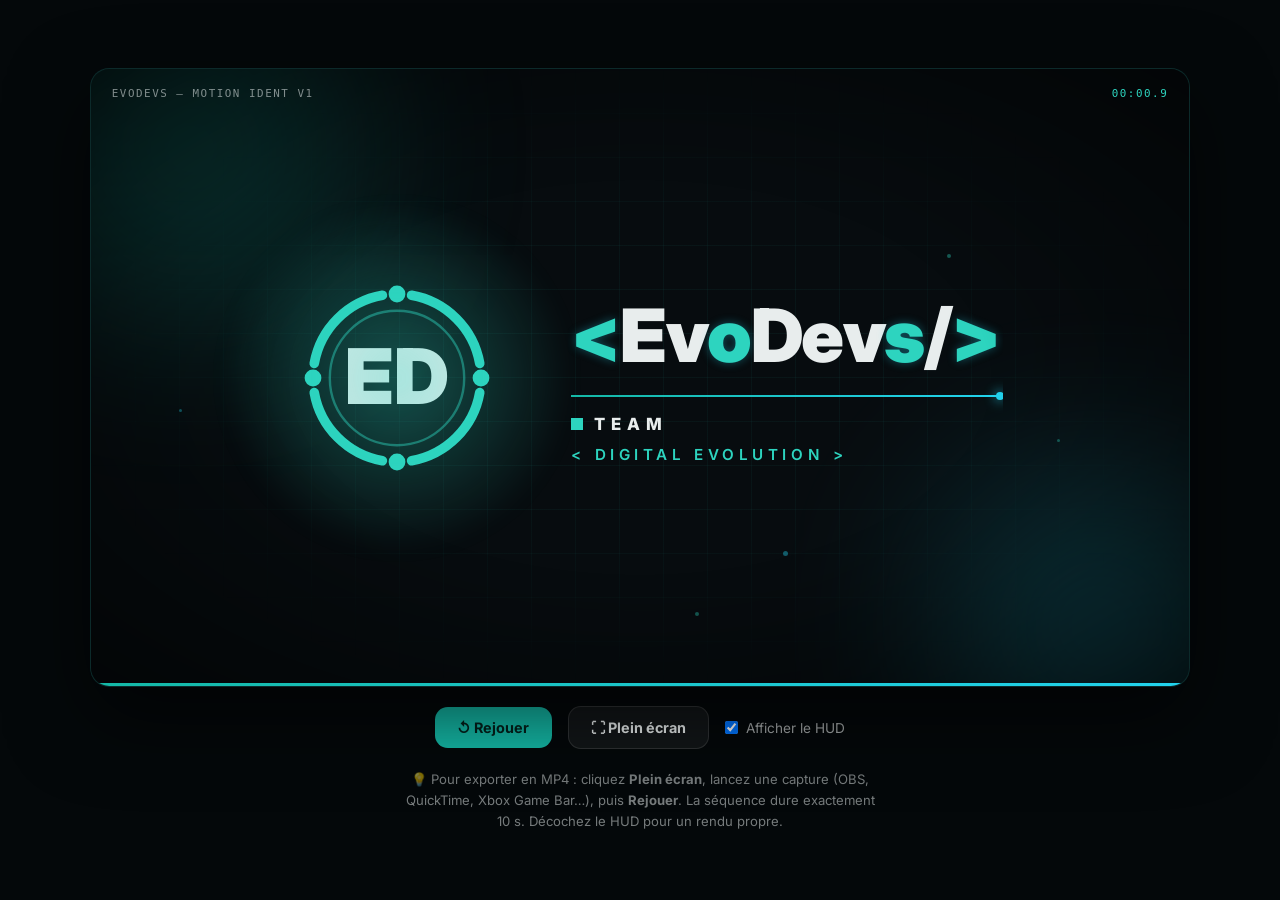
<file: test/intro.html>
<!doctype html>
<html lang="fr">
<head>
<meta charset="utf-8" />
<meta name="viewport" content="width=device-width, initial-scale=1" />
<title>EvoDevs — Motion Ident 10s</title>
<link rel="preconnect" href="https://fonts.googleapis.com" />
<link rel="preconnect" href="https://fonts.gstatic.com" crossorigin />
<link href="https://fonts.googleapis.com/css2?family=Inter:wght@400;600;800;900&display=swap" rel="stylesheet" />
<style>
  :root{
    --bg:#070c0f; --teal:#14b8a6; --teal-l:#2dd4bf; --cyan:#22d3ee; --white:#e8eded;
    --ease-out:cubic-bezier(.22,1,.36,1);
    --ease-pop:cubic-bezier(.34,1.56,.64,1);
    --ease-spin:cubic-bezier(.16,1,.3,1);
  }
  *{margin:0;padding:0;box-sizing:border-box}
  body{background:#04080a;font-family:Inter,system-ui,sans-serif;min-height:100vh;display:flex;flex-direction:column;align-items:center;justify-content:center;gap:1.2rem;padding:1.5rem}

  /* ============ STAGE 16:9 ============ */
  .stage-wrap{width:min(1100px,96vw)}
  .stage{position:relative;aspect-ratio:16/9;background:var(--bg);border-radius:1.2rem;overflow:hidden;border:1px solid rgba(45,212,191,.15);box-shadow:0 30px 80px rgba(0,0,0,.6)}
  .stage:fullscreen{border-radius:0;border:none;width:100vw;height:100vh;aspect-ratio:auto}

  /* Décor */
  .grid-bg{position:absolute;inset:0;background-image:linear-gradient(rgba(45,212,191,.05) 1px,transparent 1px),linear-gradient(90deg,rgba(45,212,191,.05) 1px,transparent 1px);background-size:44px 44px;mask-image:radial-gradient(ellipse at center,black 30%,transparent 75%);opacity:0;transition:opacity 1s}
  .play .grid-bg{opacity:1}
  .vignette{position:absolute;inset:0;background:radial-gradient(ellipse at center,transparent 45%,rgba(0,0,0,.55) 100%)}
  .blob{position:absolute;border-radius:50%;filter:blur(90px);opacity:.25}
  .blob-a{width:340px;height:340px;background:var(--teal);top:-90px;left:-70px;animation:blobFloat 9s ease-in-out infinite alternate}
  .blob-b{width:300px;height:300px;background:var(--cyan);bottom:-90px;right:-60px;animation:blobFloat 11s ease-in-out infinite alternate-reverse}
  @keyframes blobFloat{from{transform:translate(0,0)}to{transform:translate(40px,30px)}}
  .particle{position:absolute;width:4px;height:4px;border-radius:50%;background:var(--teal-l);opacity:.4;animation:floatP 6s ease-in-out infinite alternate}
  .particle:nth-child(1){left:12%;top:22%;animation-delay:.2s}
  .particle:nth-child(2){left:26%;top:70%;width:3px;height:3px;animation-delay:1.1s}
  .particle:nth-child(3){left:44%;top:15%;animation-delay:.6s}
  .particle:nth-child(4){left:63%;top:78%;width:5px;height:5px;background:var(--cyan);animation-delay:1.6s}
  .particle:nth-child(5){left:78%;top:30%;animation-delay:.9s}
  .particle:nth-child(6){left:88%;top:60%;width:3px;height:3px;animation-delay:.3s}
  .particle:nth-child(7){left:8%;top:55%;width:3px;height:3px;background:var(--cyan);animation-delay:2s}
  .particle:nth-child(8){left:55%;top:88%;animation-delay:1.3s}
  @keyframes floatP{from{transform:translateY(0)}to{transform:translateY(-26px)}}

  /* ============ LOCKUP ============ */
  .lockup{position:absolute;inset:0;display:flex;align-items:center;justify-content:center;gap:3.2rem}
  .monogram{--shift-x:min(280px,32vw);position:relative;width:clamp(150px,24vw,240px)}
  .mono-glow{position:absolute;inset:-30%;background:radial-gradient(circle,rgba(45,212,191,.35),transparent 65%);opacity:0;filter:blur(10px)}
  .play .mono-glow{animation:glowIn 1.2s var(--ease-out) 2.5s both}
  @keyframes glowIn{from{opacity:0;transform:scale(.4)}to{opacity:1;transform:scale(1)}}

  .play .monogram{animation:monogramMove 1.2s var(--ease-out) 4.2s both}
  @keyframes monogramMove{from{transform:translateX(var(--shift-x)) scale(1.12)}to{transform:translateX(0) scale(1)}}

  /* SVG monogram */
  svg{width:100%;height:auto;display:block;overflow:visible}
  .arc{opacity:0;transform-box:fill-box;transform-origin:center;stroke:var(--teal-l);stroke-width:8;fill:none;stroke-linecap:round}
  .play .arc1{animation:arcIn1 1.1s var(--ease-out) .30s both}
  .play .arc2{animation:arcIn2 1.1s var(--ease-out) .45s both}
  .play .arc3{animation:arcIn3 1.1s var(--ease-out) .60s both}
  .play .arc4{animation:arcIn4 1.1s var(--ease-out) .75s both}
  @keyframes arcIn1{from{opacity:0;transform:translate(-160px,-120px) rotate(-160deg)}to{opacity:1;transform:none}}
  @keyframes arcIn2{from{opacity:0;transform:translate(170px,-110px) rotate(140deg)}to{opacity:1;transform:none}}
  @keyframes arcIn3{from{opacity:0;transform:translate(150px,130px) rotate(-140deg)}to{opacity:1;transform:none}}
  @keyframes arcIn4{from{opacity:0;transform:translate(-170px,120px) rotate(160deg)}to{opacity:1;transform:none}}

  #ringGroup{transform-box:view-box;transform-origin:50% 50%}
  .play #ringGroup{animation:spinIn 2s var(--ease-spin) 1.2s both}
  @keyframes spinIn{from{transform:rotate(-540deg)}to{transform:rotate(0deg)}}

  .node{opacity:0;transform-box:fill-box;transform-origin:center;fill:var(--teal-l)}
  .play .node1{animation:nodePop .5s var(--ease-pop) 1.40s both}
  .play .node2{animation:nodePop .5s var(--ease-pop) 1.52s both}
  .play .node3{animation:nodePop .5s var(--ease-pop) 1.64s both}
  .play .node4{animation:nodePop .5s var(--ease-pop) 1.76s both}
  @keyframes nodePop{from{opacity:0;transform:scale(0)}to{opacity:1;transform:scale(1)}}

  #innerCircle{stroke:var(--teal-l);stroke-width:2;fill:none;opacity:.45;stroke-dasharray:352;stroke-dashoffset:352}
  .play #innerCircle{animation:draw 1s var(--ease-out) 1.3s both}
  @keyframes draw{to{stroke-dashoffset:0}}

  #flash{stroke:var(--cyan);stroke-width:10;fill:none;opacity:0;filter:blur(6px)}
  .play #flash{animation:flash .8s ease-out 2.55s both}
  @keyframes flash{0%{opacity:0}30%{opacity:.85}100%{opacity:0}}

  #edText{font-family:Inter,sans-serif;font-weight:900;font-size:64px;fill:var(--white);opacity:0;transform-box:fill-box;transform-origin:center}
  .play #edText{animation:stamp .7s var(--ease-pop) 2.6s both}
  @keyframes stamp{from{opacity:0;transform:scale(2.6);filter:blur(12px)}to{opacity:1;transform:scale(1);filter:blur(0)}}

  /* ============ WORDMARK ============ */
  .wordblock{position:relative;overflow:hidden;padding:.4rem .2rem}
  .wordmark{font-size:clamp(2rem,6vw,4.6rem);font-weight:900;letter-spacing:-.02em;color:var(--white);white-space:nowrap}
  .letter{display:inline-block;opacity:0}
  .letter.accent{color:var(--teal-l)}
  .play .letter:nth-child(1){animation:letterIn .55s var(--ease-out) 5.00s both, accentFlash .6s ease-out 5.20s both}
  .play .letter:nth-child(2){animation:letterIn .55s var(--ease-out) 5.08s both}
  .play .letter:nth-child(3){animation:letterIn .55s var(--ease-out) 5.16s both}
  .play .letter:nth-child(4){animation:letterIn .55s var(--ease-out) 5.24s both, accentFlash .6s ease-out 5.44s both}
  .play .letter:nth-child(5){animation:letterIn .55s var(--ease-out) 5.32s both}
  .play .letter:nth-child(6){animation:letterIn .55s var(--ease-out) 5.40s both}
  .play .letter:nth-child(7){animation:letterIn .55s var(--ease-out) 5.48s both}
  .play .letter:nth-child(8){animation:letterIn .55s var(--ease-out) 5.56s both, accentFlash .6s ease-out 5.76s both}
  .play .letter:nth-child(9){animation:letterIn .55s var(--ease-out) 5.64s both}
  .play .letter:nth-child(10){animation:letterIn .55s var(--ease-out) 5.72s both, accentFlash .6s ease-out 5.92s both}
  @keyframes letterIn{from{opacity:0;transform:translateY(36px) rotateX(70deg);filter:blur(8px)}to{opacity:1;transform:none;filter:blur(0)}}
  @keyframes accentFlash{0%{text-shadow:0 0 0 rgba(34,211,238,0)}40%{text-shadow:0 0 26px rgba(34,211,238,.95)}100%{text-shadow:0 0 10px rgba(34,211,238,.35)}}

  .shine{position:absolute;top:0;bottom:0;width:38%;background:linear-gradient(105deg,transparent,rgba(255,255,255,.35),transparent);transform:translateX(-160%);pointer-events:none}
  .play .shine{animation:shineSweep .9s var(--ease-out) 8.9s both}
  @keyframes shineSweep{to{transform:translateX(320%)}}

  .draw-line{height:2px;margin-top:.9rem;background:linear-gradient(90deg,var(--teal),var(--cyan));transform:scaleX(0);transform-origin:left;position:relative}
  .play .draw-line{animation:lineDraw .7s var(--ease-out) 6.6s both}
  @keyframes lineDraw{to{transform:scaleX(1)}}
  .line-dot{position:absolute;right:-4px;top:-3px;width:8px;height:8px;border-radius:50%;background:var(--cyan);box-shadow:0 0 12px var(--cyan);opacity:0}
  .play .line-dot{animation:dotPing .5s var(--ease-pop) 7.25s both}
  @keyframes dotPing{from{opacity:0;transform:scale(0)}60%{opacity:1;transform:scale(1.6)}to{opacity:1;transform:scale(1)}}

  .team-line{display:flex;align-items:center;gap:.7rem;margin-top:1.1rem;color:var(--white);font-weight:800;font-size:clamp(.8rem,1.4vw,1.05rem);opacity:0}
  .team-square{width:.7em;height:.7em;background:var(--teal-l);transform:scale(0)}
  .play .team-line{animation:teamIn .6s var(--ease-out) 7.5s both}
  .play .team-square{animation:nodePop .4s var(--ease-pop) 7.5s both}
  @keyframes teamIn{from{opacity:0;letter-spacing:.8em}to{opacity:1;letter-spacing:.35em}}

  .tagline{margin-top:.7rem;color:var(--teal-l);font-weight:600;font-size:clamp(.7rem,1.2vw,.95rem);opacity:0}
  .play .tagline{animation:tagIn .7s var(--ease-out) 8.1s both}
  @keyframes tagIn{from{opacity:0;transform:translateY(14px);letter-spacing:.5em}to{opacity:1;transform:none;letter-spacing:.3em}}

  .pulse{position:absolute;inset:0;background:radial-gradient(circle at center,rgba(45,212,191,.28),transparent 60%);opacity:0;pointer-events:none}
  .play .pulse{animation:pulseGlow .9s ease-out 8.9s both}
  @keyframes pulseGlow{0%{opacity:0;transform:scale(.8)}35%{opacity:1}100%{opacity:0;transform:scale(1.25)}}

  /* ============ HUD ============ */
  .hud{position:absolute;font-family:ui-monospace,monospace;font-size:.68rem;letter-spacing:.14em;color:rgba(232,237,237,.55);text-transform:uppercase}
  .hud-tl{top:1.1rem;left:1.3rem}
  .hud-tr{top:1.1rem;right:1.3rem;color:var(--teal-l)}
  .progress{position:absolute;left:0;right:0;bottom:0;height:3px;background:rgba(255,255,255,.07)}
  .progress span{display:block;height:100%;background:linear-gradient(90deg,var(--teal),var(--cyan));transform:scaleX(0);transform-origin:left}
  .play .progress span{animation:prog 10s linear both}
  @keyframes prog{to{transform:scaleX(1)}}
  [data-hud="off"] .hud,[data-hud="off"] .progress{display:none}

  /* ============ TOOLBAR ============ */
  .toolbar{display:flex;flex-wrap:wrap;align-items:center;gap:1rem;justify-content:center}
  .btn{cursor:pointer;border:none;border-radius:.8rem;padding:.75rem 1.4rem;font-weight:700;font-size:.9rem;font-family:Inter,sans-serif;transition:transform .2s,background .2s}
  .btn-primary{background:var(--teal);color:#04211c}
  .btn-primary:hover{background:var(--teal-l);transform:translateY(-2px)}
  .btn-ghost{background:rgba(255,255,255,.06);color:var(--white);border:1px solid rgba(255,255,255,.12)}
  .btn-ghost:hover{background:rgba(255,255,255,.12)}
  .toolbar label{display:flex;align-items:center;gap:.5rem;color:rgba(232,237,237,.7);font-size:.85rem;cursor:pointer}
  .hint{color:rgba(232,237,237,.5);font-size:.82rem;text-align:center;max-width:60ch;line-height:1.6}

  /* ============ RESPONSIVE / REDUCED ============ */
  @media (max-width:820px){
    .lockup{flex-direction:column;gap:1.6rem}
    .monogram{--shift-x:0px;width:clamp(130px,40vw,190px)}
    .wordblock{text-align:center}
    .team-line{justify-content:center}
  }
  @media (prefers-reduced-motion:reduce){
    .play *{animation:none !important}
    .arc,.node,#edText,.letter,.team-line,.tagline,.line-dot{opacity:1;transform:none;filter:none}
    #innerCircle{stroke-dashoffset:0}
    .draw-line{transform:scaleX(1)}
    .team-square{transform:scale(1)}
    .grid-bg{opacity:1}
    .mono-glow{opacity:1}
  }
</style>
</head>
<body>

  <div class="stage-wrap">
    <div class="stage" id="stage" data-hud="on">
      <div class="grid-bg"></div>
      <div class="blob blob-a"></div>
      <div class="blob blob-b"></div>
      <span class="particle"></span><span class="particle"></span><span class="particle"></span><span class="particle"></span>
      <span class="particle"></span><span class="particle"></span><span class="particle"></span><span class="particle"></span>

      <div class="lockup">
        <!-- Monogramme ED -->
        <div class="monogram">
          <div class="mono-glow"></div>
          <svg viewBox="0 0 200 200" aria-label="Logo EvoDevs">
            <circle id="flash" cx="100" cy="100" r="70"/>
            <g id="ringGroup">
              <path class="arc arc1" d="M 112.15 31.06 A 70 70 0 0 1 168.94 87.85"/>
              <path class="arc arc2" d="M 168.94 112.15 A 70 70 0 0 1 112.15 168.94"/>
              <path class="arc arc3" d="M 87.85 168.94 A 70 70 0 0 1 31.06 112.15"/>
              <path class="arc arc4" d="M 31.06 87.85 A 70 70 0 0 1 87.85 31.06"/>
              <circle class="node node1" cx="100" cy="30" r="7"/>
              <circle class="node node2" cx="170" cy="100" r="7"/>
              <circle class="node node3" cx="100" cy="170" r="7"/>
              <circle class="node node4" cx="30" cy="100" r="7"/>
            </g>
            <circle id="innerCircle" cx="100" cy="100" r="56"/>
            <text id="edText" x="100" y="122" text-anchor="middle">ED</text>
          </svg>
        </div>

        <!-- Wordmark -->
        <div class="wordblock">
          <div class="wordmark" aria-label="EvoDevs">
            <span class="letter accent">&lt;</span><span class="letter">E</span><span class="letter">v</span><span class="letter accent">o</span><span class="letter">D</span><span class="letter">e</span><span class="letter">v</span><span class="letter accent">s</span><span class="letter">/</span><span class="letter accent">&gt;</span>
          </div>
          <div class="draw-line"><span class="line-dot"></span></div>
          <div class="team-line"><span class="team-square"></span>TEAM</div>
          <div class="tagline">&lt; DIGITAL EVOLUTION &gt;</div>
          <div class="shine"></div>
        </div>
      </div>

      <div class="pulse"></div>
      <div class="vignette"></div>

      <div class="hud hud-tl">EvoDevs — Motion Ident v1</div>
      <div class="hud hud-tr" id="timecode">00:00.0</div>
      <div class="progress"><span></span></div>
    </div>
  </div>

  <div class="toolbar">
    <button class="btn btn-primary" id="replay">↺ Rejouer</button>
    <button class="btn btn-ghost" id="fullscreen">⛶ Plein écran</button>
    <label><input type="checkbox" id="hud-toggle" checked /> Afficher le HUD</label>
  </div>
  <p class="hint">💡 Pour exporter en MP4 : cliquez <strong>Plein écran</strong>, lancez une capture (OBS, QuickTime, Xbox Game Bar…), puis <strong>Rejouer</strong>. La séquence dure exactement 10 s. Décochez le HUD pour un rendu propre.</p>

<script>
  const stage = document.getElementById('stage');
  const timecode = document.getElementById('timecode');
  let raf = null;

  function startTimecode(){
    cancelAnimationFrame(raf);
    const t0 = performance.now();
    const tick = (now) => {
      const el = Math.min((now - t0) / 1000, 10);
      const s = Math.floor(el), d = Math.floor((el - s) * 10);
      timecode.textContent = `00:${String(s).padStart(2,'0')}.${d}`;
      if (el < 10) raf = requestAnimationFrame(tick);
    };
    raf = requestAnimationFrame(tick);
  }

  function play(){
    stage.classList.remove('play');
    void stage.offsetWidth; /* force le reflow pour relancer les keyframes */
    stage.classList.add('play');
    startTimecode();
  }

  document.getElementById('replay').addEventListener('click', play);
  document.getElementById('fullscreen').addEventListener('click', () => {
    if (document.fullscreenElement) document.exitFullscreen();
    else stage.requestFullscreen();
  });
  document.getElementById('hud-toggle').addEventListener('change', (e) => {
    stage.dataset.hud = e.target.checked ? 'on' : 'off';
  });

  window.addEventListener('load', play);
</script>
</body>
</html>
</file>
